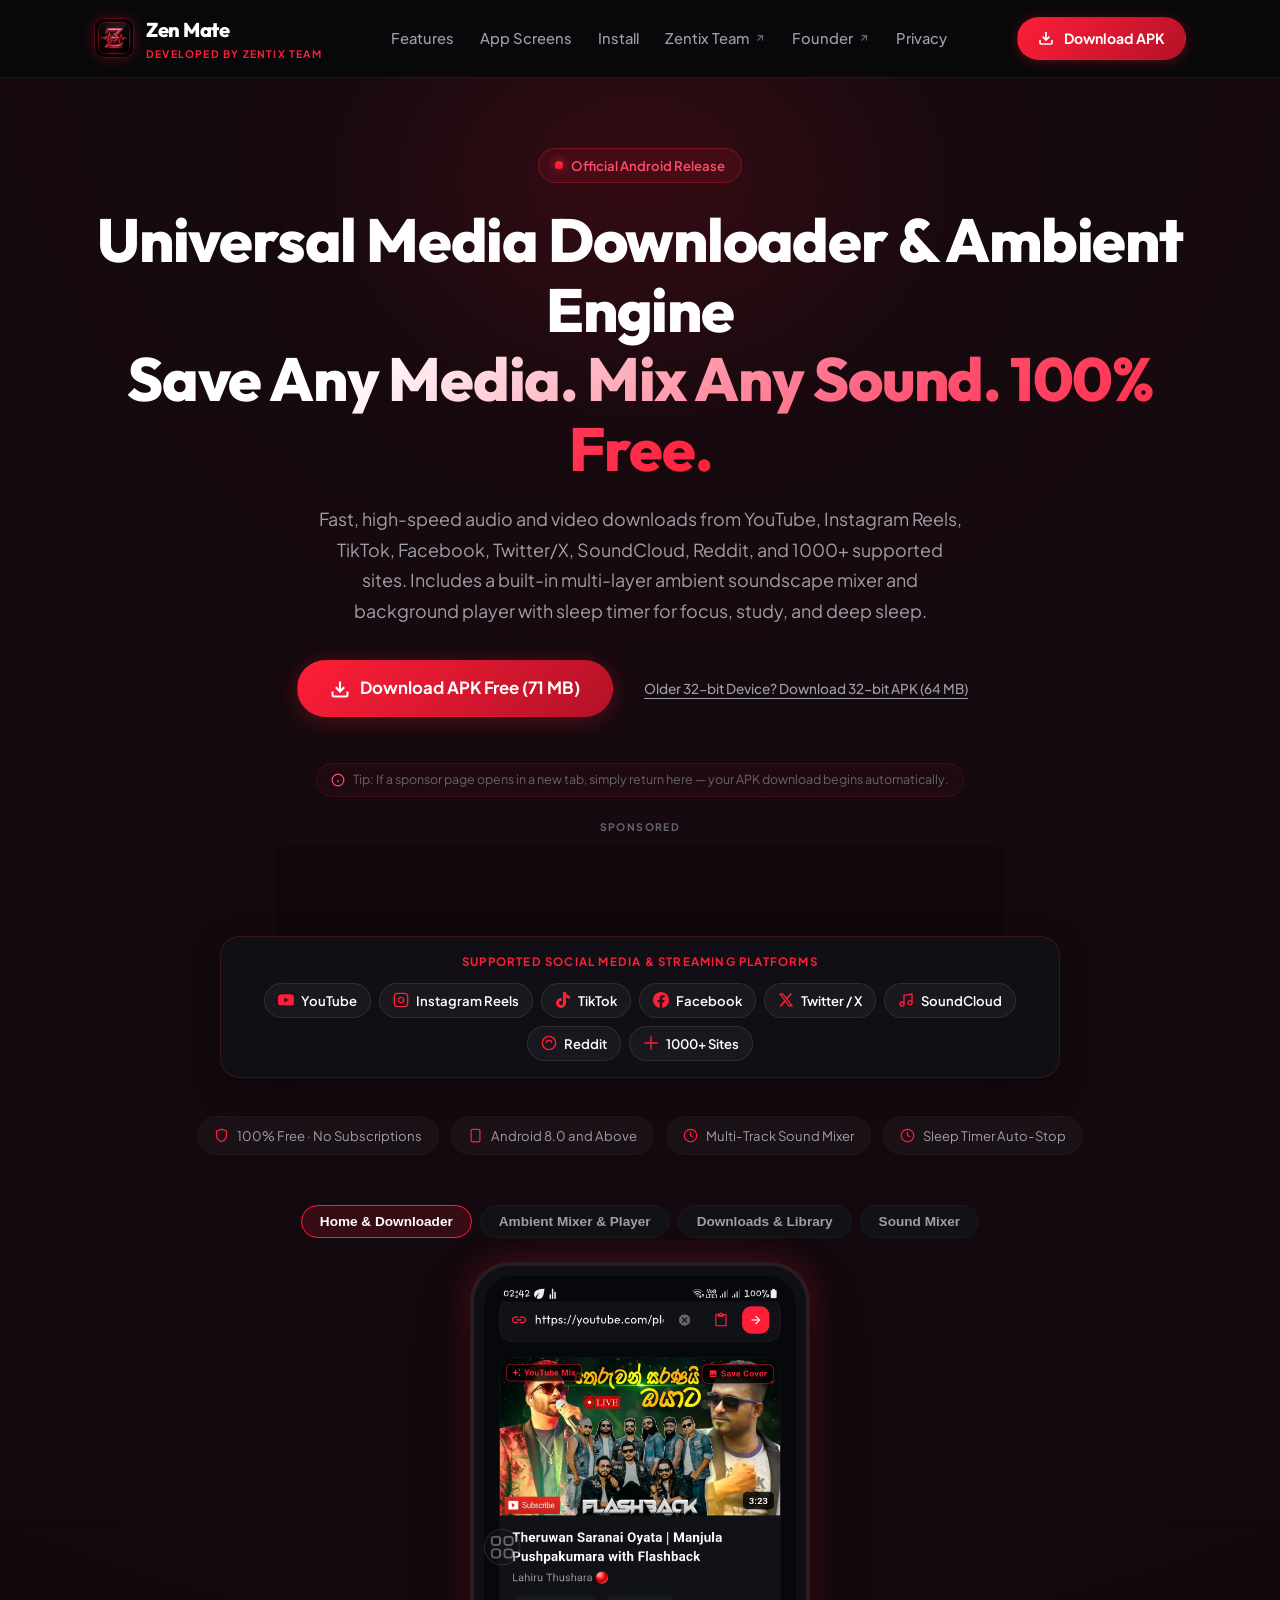
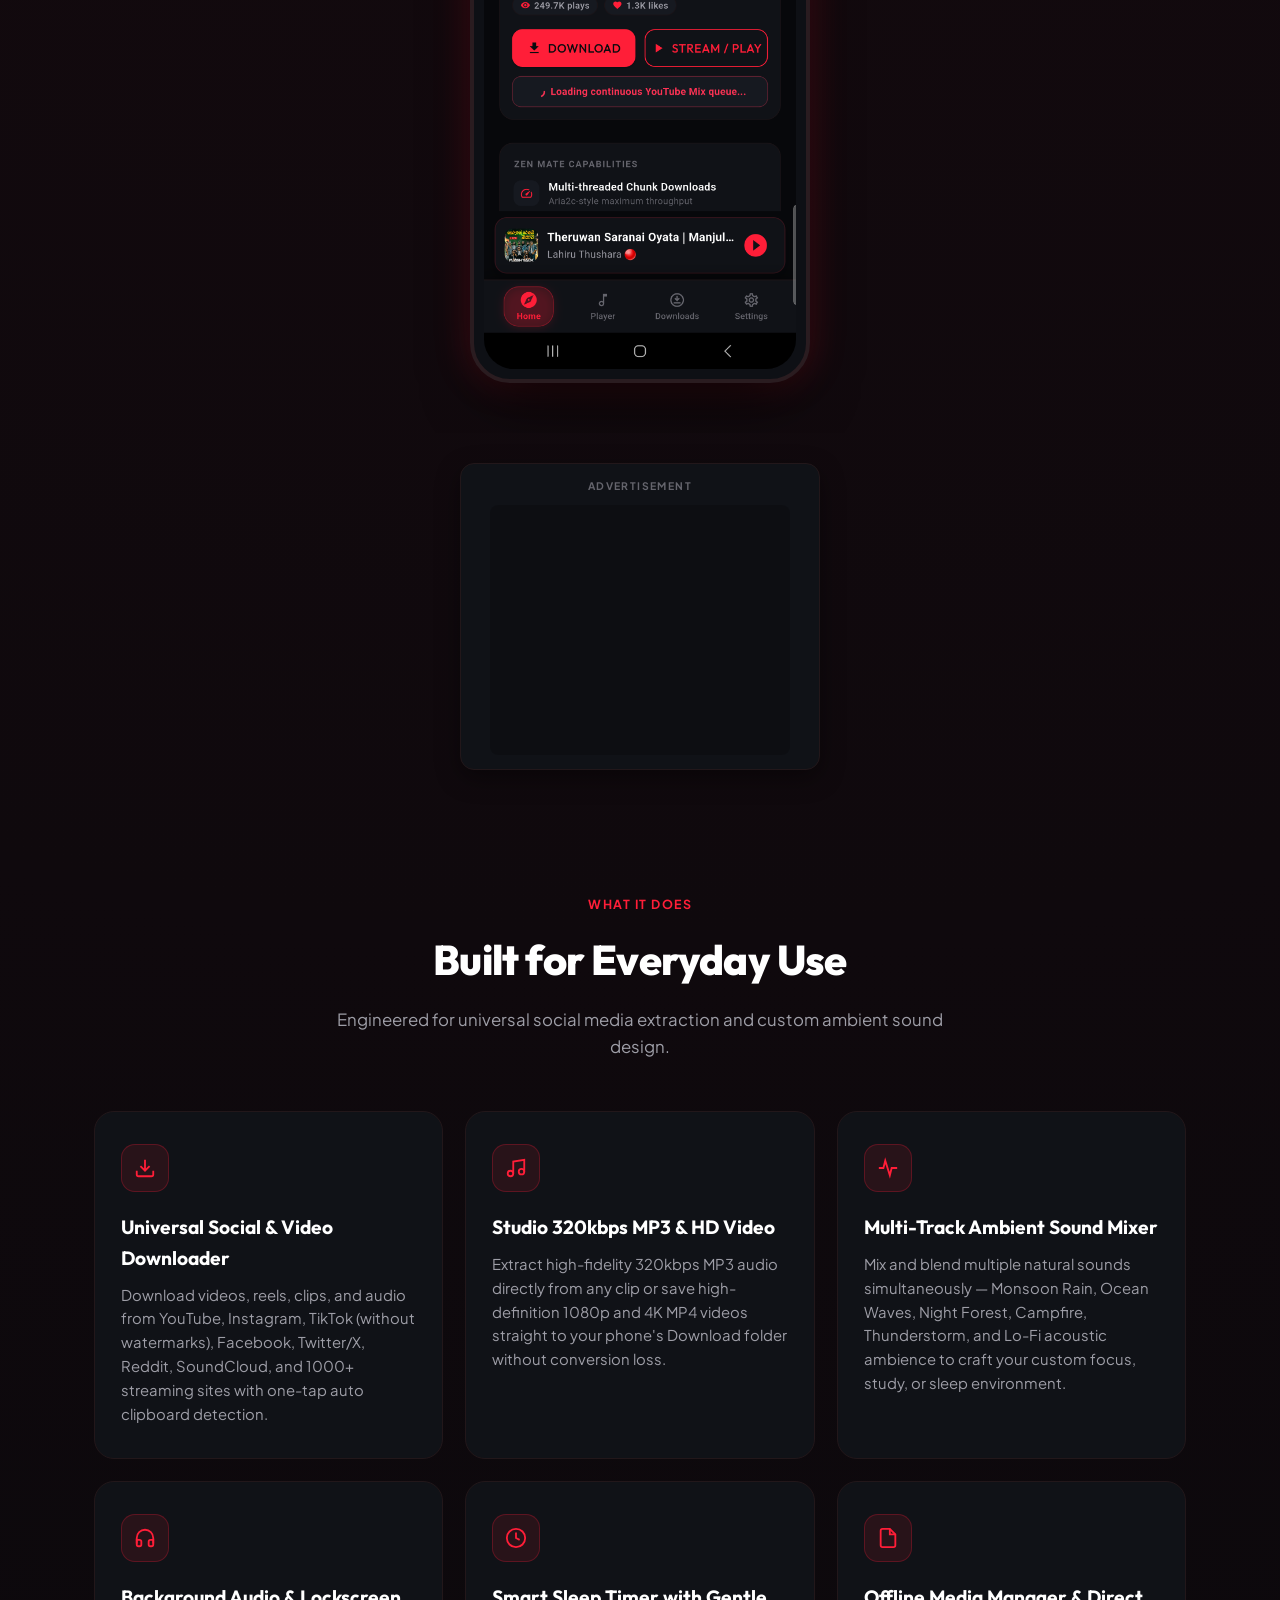
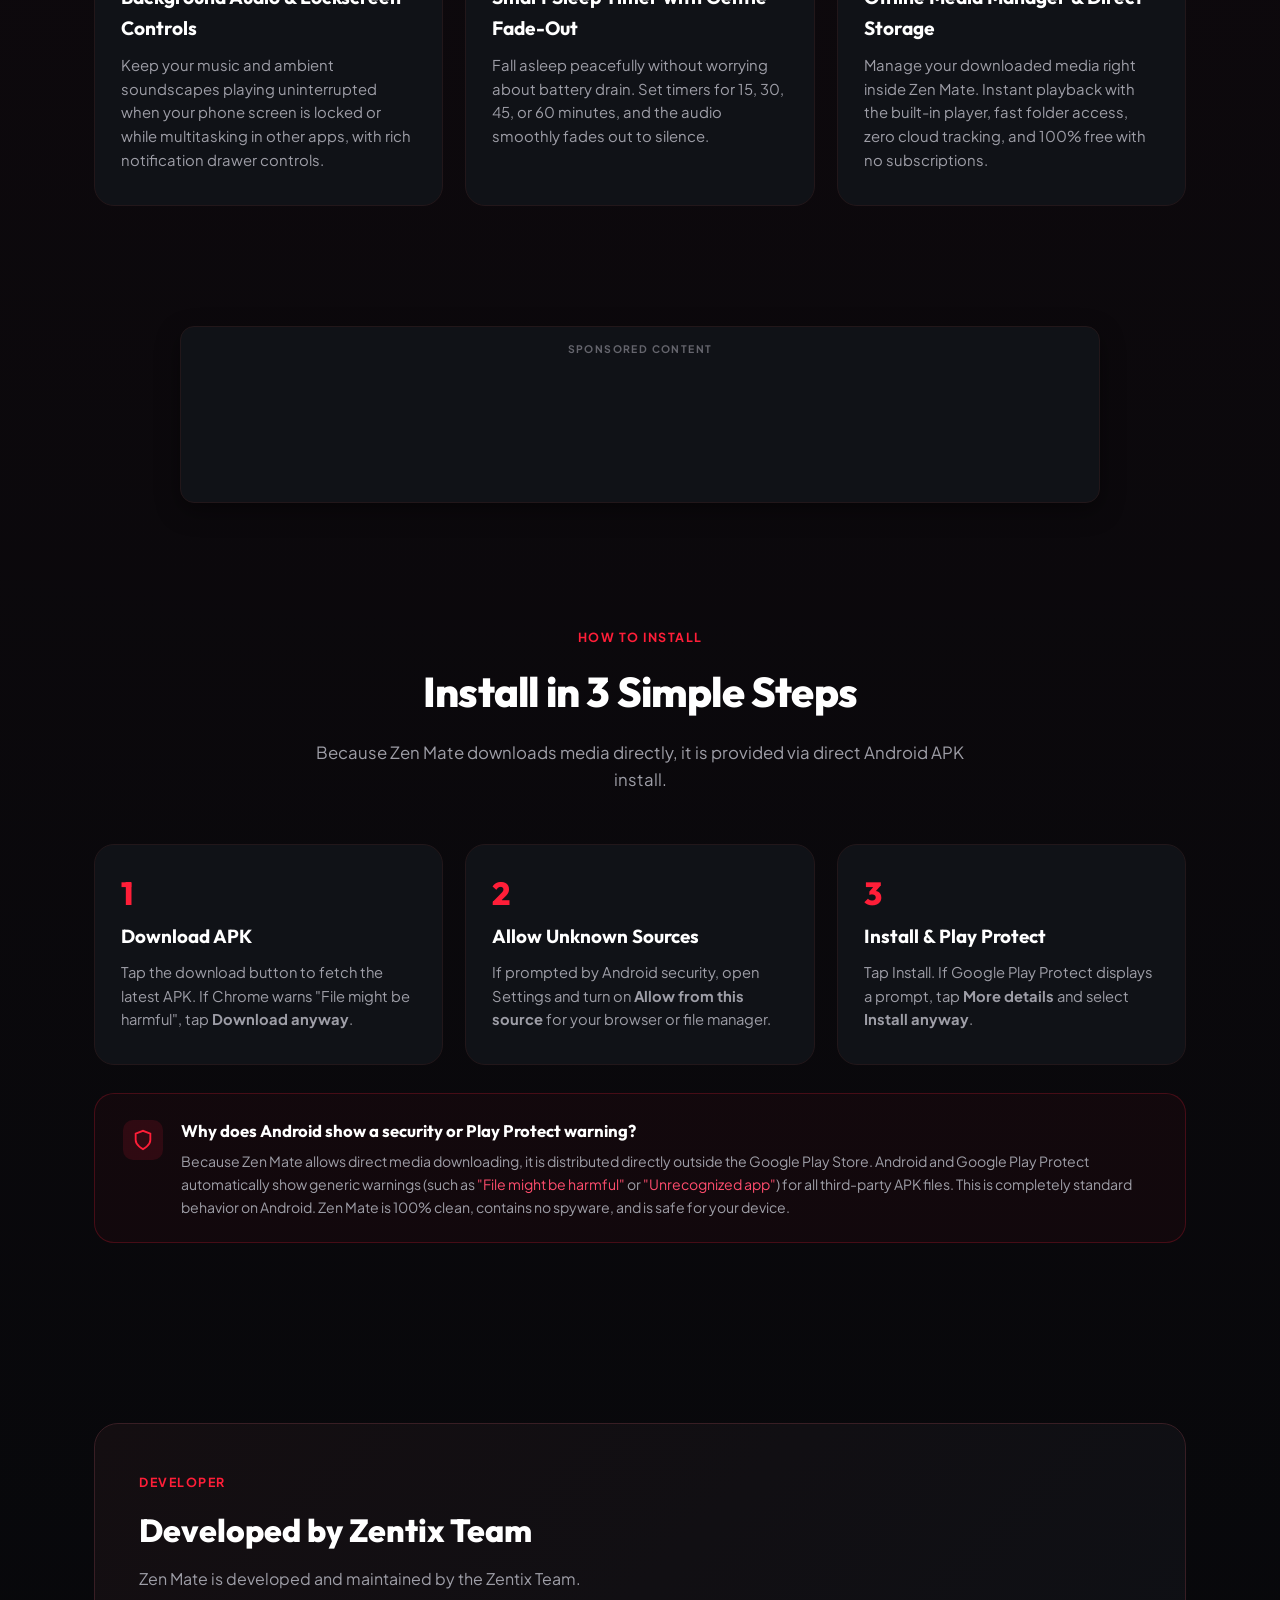
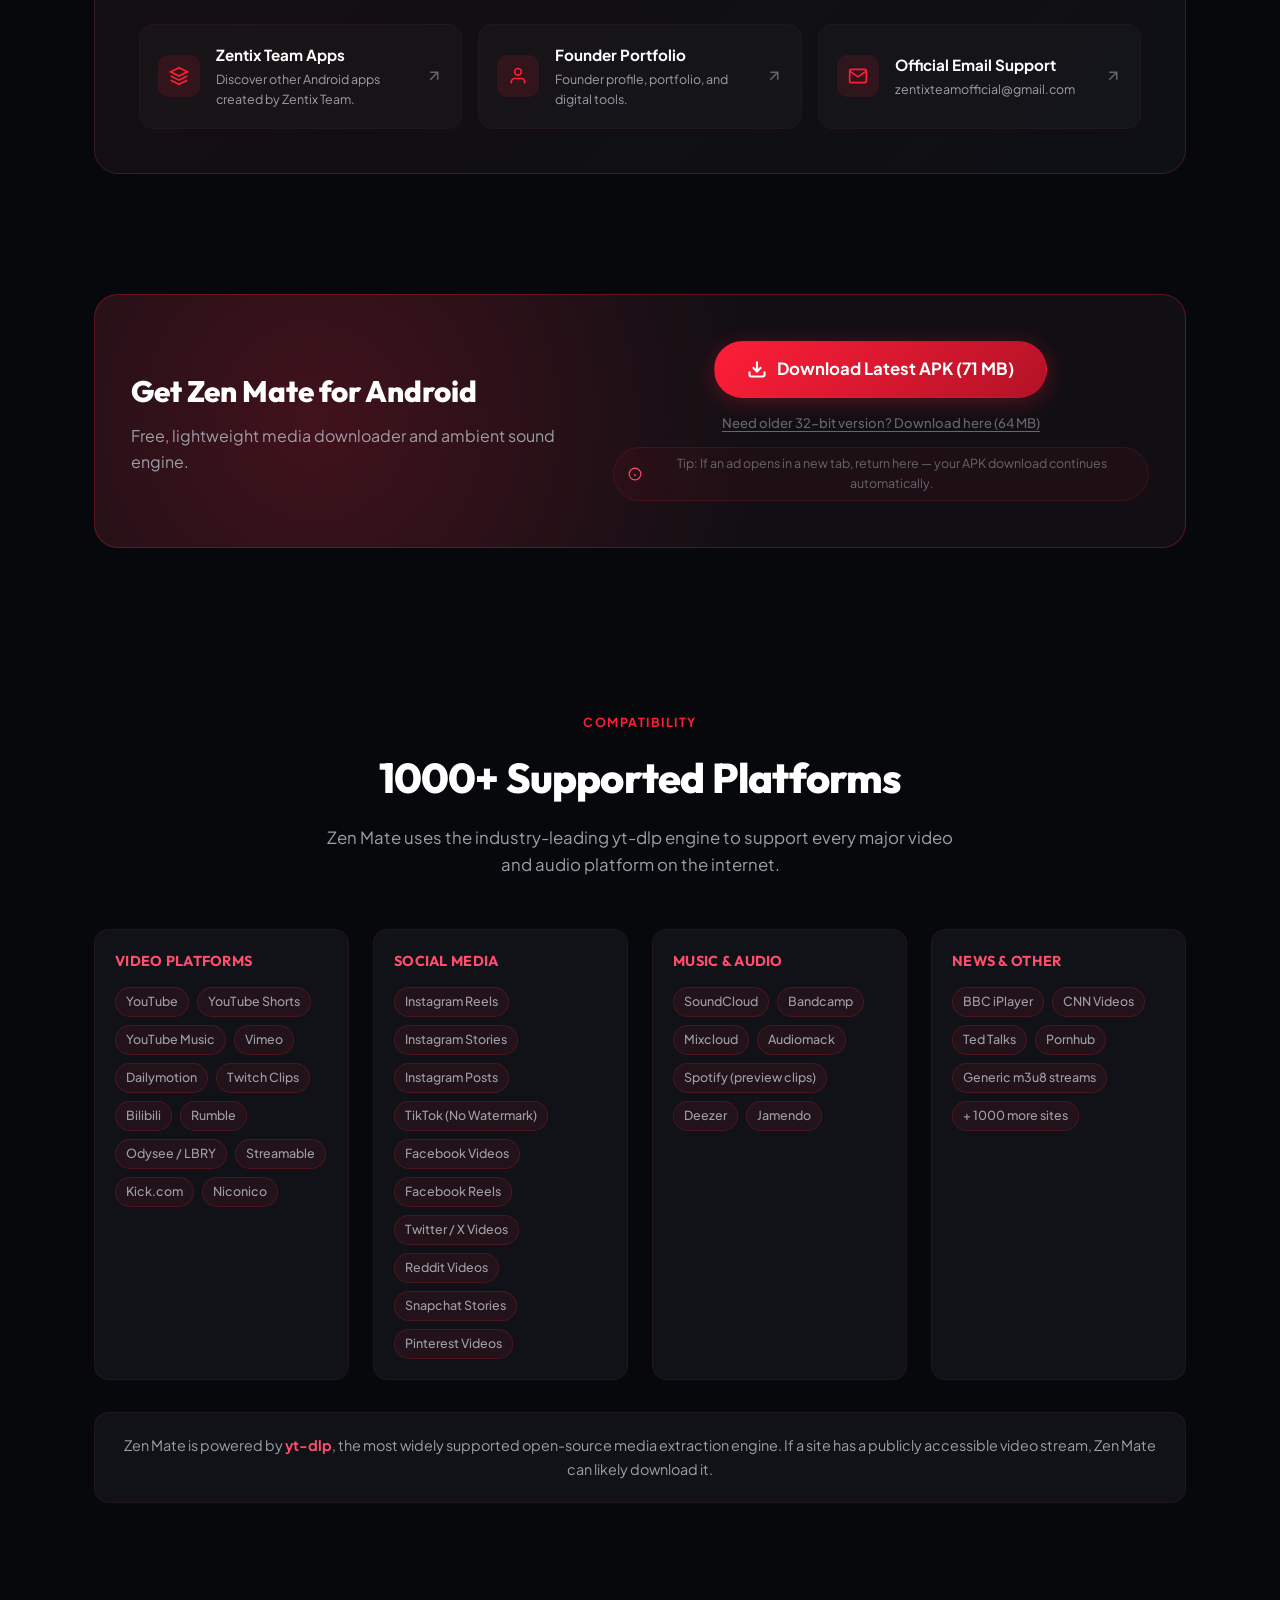
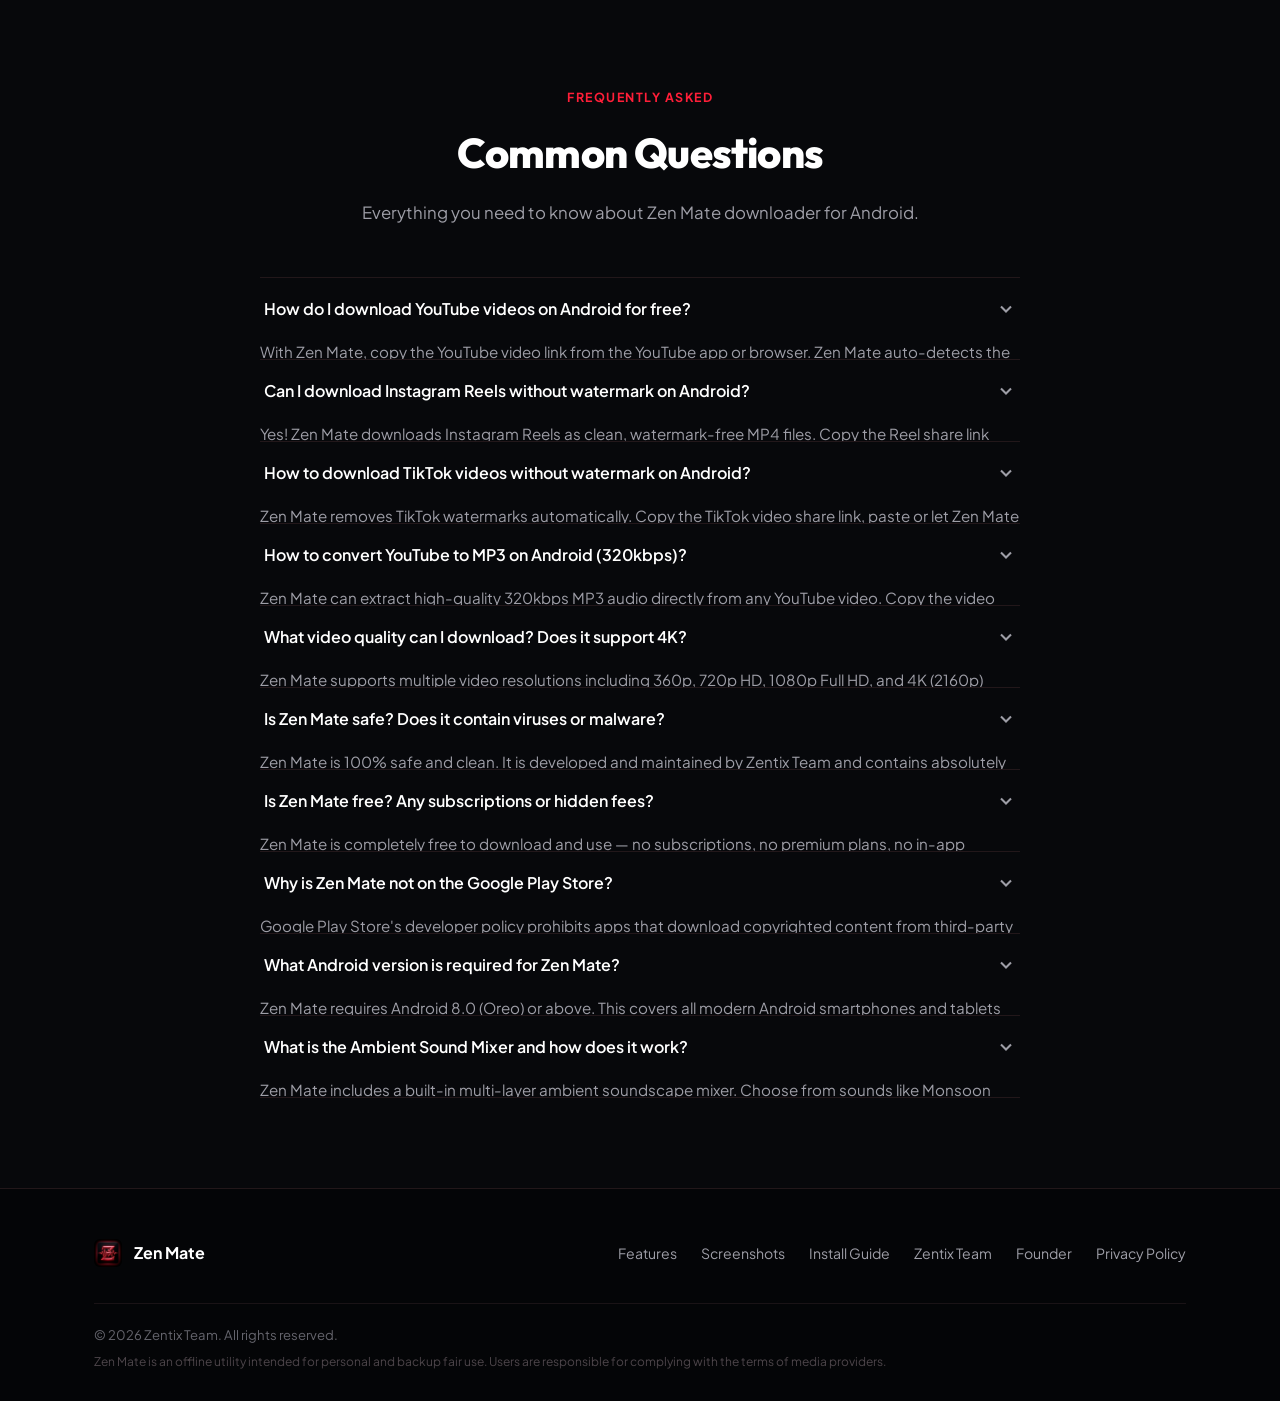
<file: index.html>
<!DOCTYPE html>
<html lang="en">
<head>
  <meta charset="UTF-8">
  <meta name="viewport" content="width=device-width, initial-scale=1.0">
  
  <!-- Primary Meta Tags -->
  <title>Zen Mate – Universal Social Media Downloader &amp; Ambient Sound Mixer | Zentix Team</title>
  <meta name="title" content="Zen Mate – Universal Social Media Downloader &amp; Ambient Sound Mixer | Zentix Team">
  <meta name="description" content="Download high-quality 320kbps MP3 audio &amp; HD/4K videos from YouTube, Instagram Reels, TikTok, Facebook, Twitter/X, and 1000+ sites. Mix multi-layer ambient soundscapes with sleep timer. 100% Free for Android by Zentix Team.">
  <meta name="keywords" content="Zen Mate, Zen Mate APK, Zen Mate downloader, ZenMate downloader, universal media downloader, social media downloader Android, YouTube video downloader Android free, YouTube to MP3 320kbps Android, download YouTube audio Android, Instagram Reel downloader no watermark APK, Instagram video downloader Android, TikTok downloader no watermark Android, TikTok video save Android, Facebook video downloader Android, Twitter video downloader Android, X video downloader, SoundCloud downloader Android, Reddit video downloader Android, Dailymotion downloader, Vimeo downloader Android, download any video Android free, free video downloader APK, best video downloader Android 2025, best video downloader Android 2026, Snaptube alternative, Vidmate alternative, Seal APK alternative, YTDLnis alternative, NewPipe alternative, TubeMate alternative, Y2Mate APK, Threads video downloader Android, Pinterest video saver Android, CapCut video downloader, Twitch VOD downloader, Bilibili video downloader, m3u8 stream downloader Android, ambient sound mixer Android, white noise app Android, sleep sound app, nature sounds app Android, rain sounds Android, focus study sounds app, sleep timer app Android, background music player Android, offline media player Android, free APK download Android, Zentix Team, free Android downloader no ads, 1000 sites downloader Android">
  <meta name="author" content="Zentix Team">
  <meta name="robots" content="index, follow, max-image-preview:large, max-snippet:-1, max-video-preview:-1">
  <meta name="thumbnail" content="https://kaali-k.github.io/zenmate-app/app_logo.png">
  <link rel="canonical" href="https://kaali-k.github.io/zenmate-app/">

  <!-- Open Graph / Facebook -->
  <meta property="og:type" content="website">
  <meta property="og:site_name" content="Zen Mate">
  <meta property="og:url" content="https://kaali-k.github.io/zenmate-app/">
  <meta property="og:title" content="Zen Mate – Universal Social Media Downloader &amp; Ambient Sound Mixer">
  <meta property="og:description" content="Save videos and 320kbps MP3 audio from YouTube, Instagram Reels, TikTok, Facebook, and 1000+ sites. Mix relaxing ambient sounds with sleep timer. Free for Android by Zentix Team.">
  <meta property="og:image" content="https://kaali-k.github.io/zenmate-app/app_logo.png">
  <meta property="og:image:secure_url" content="https://kaali-k.github.io/zenmate-app/app_logo.png">
  <meta property="og:image:type" content="image/png">
  <meta property="og:image:width" content="512">
  <meta property="og:image:height" content="512">
  <meta property="og:image:alt" content="Zen Mate App Icon">

  <!-- Twitter Card -->
  <meta name="twitter:card" content="summary_large_image">
  <meta name="twitter:url" content="https://kaali-k.github.io/zenmate-app/">
  <meta name="twitter:title" content="Zen Mate – Universal Social Media Downloader &amp; Ambient Sound Mixer">
  <meta name="twitter:description" content="Download high-quality 320kbps MP3 audio &amp; HD/4K videos from YouTube and 1000+ sites. 100% Free for Android by Zentix Team.">
  <meta name="twitter:image" content="https://kaali-k.github.io/zenmate-app/app_logo.png">

  <!-- Favicon & Touch Icons for Google Search Results -->
  <link rel="icon" type="image/png" sizes="512x512" href="https://kaali-k.github.io/zenmate-app/app_logo.png">
  <link rel="icon" type="image/png" sizes="192x192" href="https://kaali-k.github.io/zenmate-app/app_logo.png">
  <link rel="shortcut icon" href="https://kaali-k.github.io/zenmate-app/app_logo.png">
  <link rel="apple-touch-icon" href="https://kaali-k.github.io/zenmate-app/app_logo.png">
  <link rel="preconnect" href="https://fonts.googleapis.com">
  <link rel="preconnect" href="https://fonts.gstatic.com" crossorigin>
  <link href="https://fonts.googleapis.com/css2?family=Outfit:wght@400;500;600;700;800&family=Plus+Jakarta+Sans:wght@400;500;600;700&display=swap" rel="stylesheet">
  <link rel="stylesheet" href="styles.css?v=1.0.9">

  <!-- Structured Data / JSON-LD for Google Rich Results & Custom Site Name -->
  <script type="application/ld+json">
  {
    "@context": "https://schema.org",
    "@graph": [
      {
        "@type": "WebSite",
        "@id": "https://kaali-k.github.io/zenmate-app/#website",
        "url": "https://kaali-k.github.io/zenmate-app/",
        "name": "Zen Mate",
        "alternateName": [
          "Zen Mate Downloader",
          "ZenMate Downloader",
          "Zen Mate App",
          "Zentix Zen Mate",
          "Zen Mate APK"
        ],
        "publisher": {
          "@type": "Organization",
          "name": "Zentix Team",
          "logo": {
            "@type": "ImageObject",
            "url": "https://kaali-k.github.io/zenmate-app/app_logo.png"
          }
        }
      },
      {
        "@type": "SoftwareApplication",
        "@id": "https://kaali-k.github.io/zenmate-app/#app",
        "name": "Zen Mate",
        "operatingSystem": "Android 8.0+",
        "applicationCategory": "MultimediaApplication",
        "image": "https://kaali-k.github.io/zenmate-app/app_logo.png",
        "screenshot": [
          "https://kaali-k.github.io/zenmate-app/screen_home.png",
          "https://kaali-k.github.io/zenmate-app/screen_player.png",
          "https://kaali-k.github.io/zenmate-app/screen_downloads.png",
          "https://kaali-k.github.io/zenmate-app/screen_ambient.png"
        ],
        "offers": {
          "@type": "Offer",
          "price": "0",
          "priceCurrency": "USD"
        },
        "description": "Universal social media video and audio downloader for Android. Download YouTube MP3 320kbps, Instagram Reels without watermark, TikTok videos without watermark, Facebook videos, Twitter/X videos, SoundCloud, Reddit, and 1000+ sites. Includes multi-track ambient soundscape mixer and sleep timer. 100% free.",
        "downloadUrl": "https://github.com/kaali-k/zenmate-app/releases/latest",
        "softwareVersion": "1.0.2",
        "releaseNotes": "Bug fixes and performance improvements. Enhanced stability and smoother experience.",
        "keywords": "Zen Mate, video downloader android, youtube to mp3 320kbps, instagram reels no watermark, tiktok no watermark, snaptube alternative, vidmate alternative, seal apk, ytdlnis alternative, ambient sounds mixer, offline player",
        "featureList": [
          "Universal video and audio extraction from 1000+ platforms including YouTube, Instagram Reels, TikTok, Facebook, Twitter/X, Reddit, and SoundCloud",
          "High-definition video downloading in 1080p, 2K, 4K, and 60fps formats",
          "Studio-quality 320kbps MP3 audio extraction directly to device storage",
          "Clean watermark-free video downloads for Instagram Reels, TikTok, and YouTube Shorts",
          "Multi-layered ambient sound mixer with rain, ocean, storm, campfire, and white noise",
          "Sleep timer with gentle volume fade-out and lock screen media playback",
          "Offline file manager with background download queue and built-in media player"
        ],
        "author": {
          "@type": "Organization",
          "name": "Zentix Team",
          "url": "https://kaali-k.github.io/kalanasahan-portfolio/zentix.html"
        }
      },
      {
        "@type": "FAQPage",
        "@id": "https://kaali-k.github.io/zenmate-app/#faq",
        "mainEntity": [
          {
            "@type": "Question",
            "name": "How to download YouTube videos on Android for free?",
            "acceptedAnswer": {
              "@type": "Answer",
              "text": "With Zen Mate, simply copy the YouTube video URL, open the app, and it automatically detects the clipboard link. Tap Download, choose MP4 video or MP3 audio, and the file saves directly to your phone's Downloads folder. No account or sign-in required. Zen Mate is 100% free for Android."
            }
          },
          {
            "@type": "Question",
            "name": "Can I download Instagram Reels without watermark on Android?",
            "acceptedAnswer": {
              "@type": "Answer",
              "text": "Yes! Zen Mate downloads Instagram Reels as clean, watermark-free MP4 video files. Just copy the Reel link from Instagram, open Zen Mate, and tap Download. The video saves in full quality without any watermark or branding."
            }
          },
          {
            "@type": "Question",
            "name": "Can I download TikTok videos without watermark?",
            "acceptedAnswer": {
              "@type": "Answer",
              "text": "Yes. Zen Mate supports TikTok video downloads without watermark. Copy the TikTok video share link, paste it in Zen Mate, and download the clean HD video file directly to your Android phone."
            }
          },
          {
            "@type": "Question",
            "name": "How to convert YouTube to MP3 on Android?",
            "acceptedAnswer": {
              "@type": "Answer",
              "text": "Zen Mate can extract high-quality 320kbps MP3 audio from any YouTube video. Copy the YouTube link, open Zen Mate, choose the Audio (MP3) option, and download. The audio file is saved directly to your Downloads folder — no online converter needed."
            }
          },
          {
            "@type": "Question",
            "name": "What video sites does Zen Mate support?",
            "acceptedAnswer": {
              "@type": "Answer",
              "text": "Zen Mate supports YouTube, Instagram (Reels, Stories, Posts), TikTok, Facebook, Twitter/X, SoundCloud, Reddit, Dailymotion, Vimeo, Bilibili, Twitch clips, and over 1000 additional video and audio streaming platforms powered by yt-dlp."
            }
          },
          {
            "@type": "Question",
            "name": "Is Zen Mate safe to install on Android?",
            "acceptedAnswer": {
              "@type": "Answer",
              "text": "Yes, Zen Mate is 100% safe. It is developed by Zentix Team and contains no spyware, malware, or hidden trackers. Because it is distributed as a direct APK outside the Google Play Store (Play Store does not allow downloader apps), Android may show a generic security warning — this is standard for all third-party APKs and not specific to Zen Mate."
            }
          },
          {
            "@type": "Question",
            "name": "Is Zen Mate free? Are there any subscriptions or hidden fees?",
            "acceptedAnswer": {
              "@type": "Answer",
              "text": "Zen Mate is completely free to download and use. There are no subscriptions, no premium tiers, and no hidden charges. The app is supported by non-intrusive ads."
            }
          },
          {
            "@type": "Question",
            "name": "What Android version is required for Zen Mate?",
            "acceptedAnswer": {
              "@type": "Answer",
              "text": "Zen Mate requires Android 8.0 (Oreo) or higher. It is compatible with all modern Android phones and tablets from 2015 onwards."
            }
          },
          {
            "@type": "Question",
            "name": "How do I install the Zen Mate APK on Android?",
            "acceptedAnswer": {
              "@type": "Answer",
              "text": "Download the APK from this page. Open the downloaded file in your file manager. If Android asks, enable 'Install from unknown sources' for your browser or file manager. Tap Install. If Google Play Protect shows a warning, tap More details and then Install anyway. The app is safe and verified by Zentix Team."
            }
          },
          {
            "@type": "Question",
            "name": "What is the Ambient Sound Mixer in Zen Mate?",
            "acceptedAnswer": {
              "@type": "Answer",
              "text": "Zen Mate includes a built-in multi-track ambient soundscape mixer. You can blend multiple nature sounds simultaneously — Monsoon Rain, Ocean Waves, Night Forest, Campfire, Thunderstorm, and Lo-Fi music — each with its own volume slider. Use it for studying, focus, meditation, or deep sleep with the built-in sleep timer."
            }
          }
        ]
      }
    ]
  }
  </script>
</head>
<body>

  <!-- Navigation Bar -->
  <header class="site-header" id="site-header">
    <div class="nav-container">
      <a href="#hero" class="brand-logo" aria-label="Zen Mate Home">
        <img src="app_logo.png" alt="Zen Mate Icon" class="brand-app-icon">
        <div class="logo-text">
          <span class="brand-title">Zen Mate</span>
          <span class="brand-badge">DEVELOPED BY ZENTIX TEAM</span>
        </div>
      </a>

      <nav class="desktop-nav" aria-label="Main Navigation">
        <a href="#features" class="nav-link">Features</a>
        <a href="#screens" class="nav-link">App Screens</a>
        <a href="#install" class="nav-link">Install</a>
        <a href="https://kaali-k.github.io/kalanasahan-portfolio/zentix.html" target="_blank" rel="noopener" class="nav-link external-link">
          <span>Zentix Team</span>
          <svg width="12" height="12" viewBox="0 0 24 24" fill="none" stroke="currentColor" stroke-width="2.5"><path d="M7 17L17 7M7 7h10v10"/></svg>
        </a>
        <a href="https://kaali-k.github.io/kalanasahan-portfolio/" target="_blank" rel="noopener" class="nav-link external-link">
          <span>Founder</span>
          <svg width="12" height="12" viewBox="0 0 24 24" fill="none" stroke="currentColor" stroke-width="2.5"><path d="M7 17L17 7M7 7h10v10"/></svg>
        </a>
        <a href="privacy.html" class="nav-link">Privacy</a>
      </nav>

      <div class="header-actions">
        <a href="https://github.com/kaali-k/zenmate-app/releases/download/v1.0.0/Zen.Mate-arm64-v8a-release.apk" class="btn btn-download-nav">
          <svg width="16" height="16" viewBox="0 0 24 24" fill="none" stroke="currentColor" stroke-width="2.5">
            <path d="M21 15v4a2 2 0 0 1-2 2H5a2 2 0 0 1-2-2v-4M7 10l5 5 5-5M12 15V3"/>
          </svg>
          <span>Download APK</span>
        </a>
        <button class="mobile-toggle" id="mobile-toggle" aria-label="Toggle navigation menu">
          <svg width="22" height="22" viewBox="0 0 24 24" fill="none" stroke="currentColor" stroke-width="2.5">
            <line x1="3" y1="12" x2="21" y2="12"></line>
            <line x1="3" y1="6" x2="21" y2="6"></line>
            <line x1="3" y1="18" x2="21" y2="18"></line>
          </svg>
        </button>
      </div>
    </div>
  </header>

  <!-- Mobile Menu Drawer -->
  <div class="mobile-drawer" id="mobile-drawer">
    <div class="drawer-content">
      <a href="#features" class="drawer-link">Features</a>
      <a href="#screens" class="drawer-link">App Screens</a>
      <a href="#install" class="drawer-link">Installation Guide</a>
      <a href="https://kaali-k.github.io/kalanasahan-portfolio/zentix.html" target="_blank" rel="noopener" class="drawer-link">Zentix Team</a>
      <a href="https://kaali-k.github.io/kalanasahan-portfolio/" target="_blank" rel="noopener" class="drawer-link">Founder Portfolio</a>
      <a href="privacy.html" class="drawer-link">Privacy Policy</a>
      <a href="https://github.com/kaali-k/zenmate-app/releases/download/v1.0.0/Zen.Mate-arm64-v8a-release.apk" class="btn btn-primary btn-block">
        <svg width="18" height="18" viewBox="0 0 24 24" fill="none" stroke="currentColor" stroke-width="2.5">
          <path d="M21 15v4a2 2 0 0 1-2 2H5a2 2 0 0 1-2-2v-4M7 10l5 5 5-5M12 15V3"/>
        </svg>
        <span>Download APK</span>
      </a>
    </div>
  </div>

  <main>
    <!-- Hero Section -->
    <section class="hero-section" id="hero">
      <div class="hero-background-glow"></div>
      <div class="container hero-container">
        
        <div class="hero-badge">
          <span class="pulse-dot"></span>
          <span>Official Android Release</span>
        </div>

        <h1 class="hero-title">
          Universal Media Downloader &amp; Ambient Engine <br>
          <span class="gradient-text">Save Any Media. Mix Any Sound. 100% Free.</span>
        </h1>

        <p class="hero-description">
          Fast, high-speed audio and video downloads from YouTube, Instagram Reels, TikTok, Facebook, Twitter/X, SoundCloud, Reddit, and 1000+ supported sites. Includes a built-in multi-layer ambient soundscape mixer and background player with sleep timer for focus, study, and deep sleep.
        </p>

        <div class="hero-cta-group">
          <a href="https://github.com/kaali-k/zenmate-app/releases/download/v1.0.0/Zen.Mate-arm64-v8a-release.apk" class="btn btn-primary btn-large">
            <svg width="20" height="20" viewBox="0 0 24 24" fill="none" stroke="currentColor" stroke-width="2.5">
              <path d="M21 15v4a2 2 0 0 1-2 2H5a2 2 0 0 1-2-2v-4M7 10l5 5 5-5M12 15V3"/>
            </svg>
            <span>Download APK Free (71 MB)</span>
          </a>
          <a href="https://github.com/kaali-k/zenmate-app/releases/download/v1.0.0/Zen.Mate-armeabi-v7a-release.apk" class="btn btn-secondary-subtle" data-abi="32">
            Older 32-bit Device? Download 32-bit APK (64 MB)
          </a>
        </div>

        <div class="download-tip">
          <svg width="14" height="14" viewBox="0 0 24 24" fill="none" stroke="currentColor" stroke-width="2"><circle cx="12" cy="12" r="10"/><line x1="12" y1="16" x2="12" y2="12"/><line x1="12" y1="8" x2="12.01" y2="8"/></svg>
          <span>Tip: If a sponsor page opens in a new tab, simply return here &mdash; your APK download begins automatically.</span>
        </div>

        <!-- Responsive Horizontal Leaderboard (728x90 on PC / 320x50 on Mobile) -->
        <div class="leaderboard-ad-wrapper">
          <span class="ad-tag">Sponsored</span>
          <!-- Desktop 728x90 -->
          <div class="ad-slot-728">
            <script>
              atOptions = {
                'key' : '28680b750c368feb002ce2b839aaf051',
                'format' : 'iframe',
                'height' : 90,
                'width' : 728,
                'params' : {}
              };
            </script>
            <script src="https://www.highrevenueformat.com/28680b750c368feb002ce2b839aaf051/invoke.js"></script>
          </div>
          <!-- Mobile 320x50 -->
          <div class="ad-slot-320">
            <script>
              atOptions = {
                'key' : '93dd912569328f49697a79f65d198e78',
                'format' : 'iframe',
                'height' : 50,
                'width' : 320,
                'params' : {}
              };
            </script>
            <script src="https://www.highrevenueformat.com/93dd912569328f49697a79f65d198e78/invoke.js"></script>
          </div>
        </div>

        <!-- Supported Platforms Strip -->
        <div class="platforms-strip">
          <span class="platforms-label">SUPPORTED SOCIAL MEDIA &amp; STREAMING PLATFORMS</span>
          <div class="platforms-grid">
            <div class="platform-chip">
              <svg width="16" height="16" viewBox="0 0 24 24" fill="currentColor" style="width: 16px; height: 16px; max-width: 16px; max-height: 16px; flex-shrink: 0;"><path d="M23.498 6.186a3.016 3.016 0 0 0-2.122-2.136C19.505 3.545 12 3.545 12 3.545s-7.505 0-9.377.505A3.017 3.017 0 0 0 .502 6.186C0 8.07 0 12 0 12s0 3.93.502 5.814a3.016 3.016 0 0 0 2.122 2.136c1.871.505 9.376.505 9.376.505s7.505 0 9.377-.505a3.015 3.015 0 0 0 2.122-2.136C24 15.93 24 12 24 12s0-3.93-.502-5.814zM9.545 15.568V8.432L15.818 12l-6.273 3.568z"/></svg>
              <span>YouTube</span>
            </div>
            <div class="platform-chip">
              <svg width="16" height="16" viewBox="0 0 24 24" fill="none" stroke="currentColor" stroke-width="2" style="width: 16px; height: 16px; max-width: 16px; max-height: 16px; flex-shrink: 0;"><rect x="2" y="2" width="20" height="20" rx="5" ry="5"/><path d="M16 11.37A4 4 0 1 1 12.63 8 4 4 0 0 1 16 11.37z"/><line x1="17.5" y1="6.5" x2="17.51" y2="6.5"/></svg>
              <span>Instagram Reels</span>
            </div>
            <div class="platform-chip">
              <svg width="16" height="16" viewBox="0 0 24 24" fill="currentColor" style="width: 16px; height: 16px; max-width: 16px; max-height: 16px; flex-shrink: 0;"><path d="M12.525.02c1.31-.02 2.61-.01 3.91-.02.08 1.53.63 3.09 1.75 4.17 1.12 1.11 2.7 1.62 4.24 1.79v4.03c-1.44-.05-2.89-.35-4.2-.97-.57-.26-1.1-.59-1.62-.93-.01 2.92.01 5.84-.02 8.75-.08 1.4-.54 2.79-1.35 3.94-1.31 1.92-3.58 3.17-5.91 3.21-1.43.08-2.86-.31-4.08-1.03-2.02-1.19-3.44-3.37-3.65-5.71-.02-.5-.03-1-.01-1.49.18-1.9 1.12-3.72 2.58-4.96 1.66-1.44 3.98-2.13 6.15-1.72.02 1.48-.04 2.96-.04 4.44-.99-.32-2.15-.23-3.02.37-.63.41-1.11 1.04-1.27 1.76-.23.99-.04 2.09.6 2.89.65.84 1.74 1.27 2.8 1.15 1.05-.09 2.04-.84 2.37-1.87.16-.52.22-1.07.22-1.61V.02z"/></svg>
              <span>TikTok</span>
            </div>
            <div class="platform-chip">
              <svg width="16" height="16" viewBox="0 0 24 24" fill="currentColor" style="width: 16px; height: 16px; max-width: 16px; max-height: 16px; flex-shrink: 0;"><path d="M24 12.073c0-6.627-5.373-12-12-12s-12 5.373-12 12c0 5.99 4.388 10.954 10.125 11.854v-8.385H7.078v-3.47h3.047V9.43c0-3.007 1.792-4.669 4.533-4.669 1.312 0 2.686.235 2.686.235v2.953H15.83c-1.491 0-1.956.925-1.956 1.874v2.25h3.328l-.532 3.47h-2.796v8.385C19.612 23.027 24 18.062 24 12.073z"/></svg>
              <span>Facebook</span>
            </div>
            <div class="platform-chip">
              <svg width="16" height="16" viewBox="0 0 24 24" fill="currentColor" style="width: 16px; height: 16px; max-width: 16px; max-height: 16px; flex-shrink: 0;"><path d="M18.244 2.25h3.308l-7.227 8.26 8.502 11.24H16.17l-5.214-6.817L4.99 21.75H1.68l7.73-8.835L1.254 2.25H8.08l4.713 6.231zm-1.161 17.52h1.833L7.084 4.126H5.117z"/></svg>
              <span>Twitter / X</span>
            </div>
            <div class="platform-chip">
              <svg width="16" height="16" viewBox="0 0 24 24" fill="none" stroke="currentColor" stroke-width="2" style="width: 16px; height: 16px; max-width: 16px; max-height: 16px; flex-shrink: 0;"><path d="M9 18V5l12-2v13"/><circle cx="6" cy="18" r="3"/><circle cx="18" cy="16" r="3"/></svg>
              <span>SoundCloud</span>
            </div>
            <div class="platform-chip">
              <svg width="16" height="16" viewBox="0 0 24 24" fill="none" stroke="currentColor" stroke-width="2" style="width: 16px; height: 16px; max-width: 16px; max-height: 16px; flex-shrink: 0;"><circle cx="12" cy="12" r="10"/><path d="M8 12a4 4 0 0 1 8 0"/></svg>
              <span>Reddit</span>
            </div>
            <div class="platform-chip">
              <svg width="16" height="16" viewBox="0 0 24 24" fill="none" stroke="currentColor" stroke-width="2" style="width: 16px; height: 16px; max-width: 16px; max-height: 16px; flex-shrink: 0;"><path d="M12 2v20M2 12h20"/></svg>
              <span>1000+ Sites</span>
            </div>
          </div>
        </div>

        <div class="hero-specs-row">
          <div class="spec-pill">
            <svg width="15" height="15" viewBox="0 0 24 24" fill="none" stroke="currentColor" stroke-width="2"><path d="M12 22s8-4 8-10V5l-8-3-8 3v7c0 6 8 10 8 10z"/></svg>
            <span>100% Free &middot; No Subscriptions</span>
          </div>
          <div class="spec-pill">
            <svg width="15" height="15" viewBox="0 0 24 24" fill="none" stroke="currentColor" stroke-width="2"><rect x="5" y="2" width="14" height="20" rx="2" ry="2"/><line x1="12" y1="18" x2="12.01" y2="18"/></svg>
            <span>Android 8.0 and Above</span>
          </div>
          <div class="spec-pill">
            <svg width="15" height="15" viewBox="0 0 24 24" fill="none" stroke="currentColor" stroke-width="2"><circle cx="12" cy="12" r="10"/><polyline points="12 6 12 12 16 14"/></svg>
            <span>Multi-Track Sound Mixer</span>
          </div>
          <div class="spec-pill">
            <svg width="15" height="15" viewBox="0 0 24 24" fill="none" stroke="currentColor" stroke-width="2"><circle cx="12" cy="12" r="10"/><polyline points="12 6 12 12 16 14"/></svg>
            <span>Sleep Timer Auto-Stop</span>
          </div>
        </div>

        <!-- Real Phone Showcase -->
        <div class="showcase-wrapper" id="screens">
          <div class="screen-tabs">
            <button class="screen-tab-btn active" data-img="screen_home.png">Home &amp; Downloader</button>
            <button class="screen-tab-btn" data-img="screen_player.png">Ambient Mixer &amp; Player</button>
            <button class="screen-tab-btn" data-img="screen_downloads.png">Downloads &amp; Library</button>
            <button class="screen-tab-btn" data-img="screen_ambient.png">Sound Mixer</button>
          </div>

          <div class="phone-mockup-container">
            <div class="phone-frame">
              <img src="screen_home.png" alt="Zen Mate Real App Screen" id="app-preview-screen" class="phone-screen-img">
            </div>
          </div>
        </div>

      </div>
    </section>

    <!-- Sponsored Section: 300x250 Banner -->
    <section class="section-ad" aria-label="Advertisement">
      <div class="container ad-container">
        <div class="ad-card ad-card-300">
          <span class="ad-tag">Advertisement</span>
          <div class="ad-frame-300">
            <script>
              atOptions = {
                'key' : 'c265e5c5b1304de368f0e6b3b4fc4745',
                'format' : 'iframe',
                'height' : 250,
                'width' : 300,
                'params' : {}
              };
            </script>
            <script src="https://www.highrevenueformat.com/c265e5c5b1304de368f0e6b3b4fc4745/invoke.js"></script>
          </div>
        </div>
      </div>
    </section>

    <!-- Real Features Grid -->
    <section class="section" id="features">
      <div class="container">
        
        <div class="section-header">
          <span class="section-tag">WHAT IT DOES</span>
          <h2 class="section-title">Built for Everyday Use</h2>
          <p class="section-sub">Engineered for universal social media extraction and custom ambient sound design.</p>
        </div>

        <div class="features-grid">
          
          <div class="feature-card">
            <div class="feature-icon">
              <svg width="22" height="22" viewBox="0 0 24 24" fill="none" stroke="currentColor" stroke-width="2">
                <path d="M21 15v4a2 2 0 0 1-2 2H5a2 2 0 0 1-2-2v-4M7 10l5 5 5-5M12 15V3"/>
              </svg>
            </div>
            <h3 class="feature-name">Universal Social &amp; Video Downloader</h3>
            <p class="feature-desc">
              Download videos, reels, clips, and audio from YouTube, Instagram, TikTok (without watermarks), Facebook, Twitter/X, Reddit, SoundCloud, and 1000+ streaming sites with one-tap auto clipboard detection.
            </p>
          </div>

          <div class="feature-card">
            <div class="feature-icon">
              <svg width="22" height="22" viewBox="0 0 24 24" fill="none" stroke="currentColor" stroke-width="2">
                <path d="M9 18V5l12-2v13"/>
                <circle cx="6" cy="18" r="3"/>
                <circle cx="18" cy="16" r="3"/>
              </svg>
            </div>
            <h3 class="feature-name">Studio 320kbps MP3 &amp; HD Video</h3>
            <p class="feature-desc">
              Extract high-fidelity 320kbps MP3 audio directly from any clip or save high-definition 1080p and 4K MP4 videos straight to your phone's Download folder without conversion loss.
            </p>
          </div>

          <div class="feature-card">
            <div class="feature-icon">
              <svg width="22" height="22" viewBox="0 0 24 24" fill="none" stroke="currentColor" stroke-width="2">
                <path d="M2 12h5l2-8 5 16 2-8h6"/>
              </svg>
            </div>
            <h3 class="feature-name">Multi-Track Ambient Sound Mixer</h3>
            <p class="feature-desc">
              Mix and blend multiple natural sounds simultaneously — Monsoon Rain, Ocean Waves, Night Forest, Campfire, Thunderstorm, and Lo-Fi acoustic ambience to craft your custom focus, study, or sleep environment.
            </p>
          </div>

          <div class="feature-card">
            <div class="feature-icon">
              <svg width="22" height="22" viewBox="0 0 24 24" fill="none" stroke="currentColor" stroke-width="2">
                <path d="M3 18v-6a9 9 0 0 1 18 0v6"/>
                <path d="M21 19a2 2 0 0 1-2 2h-1a2 2 0 0 1-2-2v-3a2 2 0 0 1 2-2h3zM3 19a2 2 0 0 0 2 2h1a2 2 0 0 0 2-2v-3a2 2 0 0 0-2-2H3z"/>
              </svg>
            </div>
            <h3 class="feature-name">Background Audio &amp; Lockscreen Controls</h3>
            <p class="feature-desc">
              Keep your music and ambient soundscapes playing uninterrupted when your phone screen is locked or while multitasking in other apps, with rich notification drawer controls.
            </p>
          </div>

          <div class="feature-card">
            <div class="feature-icon">
              <svg width="22" height="22" viewBox="0 0 24 24" fill="none" stroke="currentColor" stroke-width="2">
                <circle cx="12" cy="12" r="10"/>
                <polyline points="12 6 12 12 16 14"/>
              </svg>
            </div>
            <h3 class="feature-name">Smart Sleep Timer with Gentle Fade-Out</h3>
            <p class="feature-desc">
              Fall asleep peacefully without worrying about battery drain. Set timers for 15, 30, 45, or 60 minutes, and the audio smoothly fades out to silence.
            </p>
          </div>

          <div class="feature-card">
            <div class="feature-icon">
              <svg width="22" height="22" viewBox="0 0 24 24" fill="none" stroke="currentColor" stroke-width="2">
                <path d="M14 2H6a2 2 0 0 0-2 2v16a2 2 0 0 0 2 2h12a2 2 0 0 0 2-2V8z"/>
                <polyline points="14 2 14 8 20 8"/>
              </svg>
            </div>
            <h3 class="feature-name">Offline Media Manager &amp; Direct Storage</h3>
            <p class="feature-desc">
              Manage your downloaded media right inside Zen Mate. Instant playback with the built-in player, fast folder access, zero cloud tracking, and 100% free with no subscriptions.
            </p>
          </div>

        </div>

      </div>
    </section>

    <!-- Sponsored Section: Native Banner -->
    <section class="section-ad" aria-label="Sponsored Content">
      <div class="container ad-container">
        <div class="ad-card ad-card-native">
          <span class="ad-tag">Sponsored Content</span>
          <div class="ad-frame-native">
            <script async="async" data-cfasync="false" src="https://pl31809830.profitableratecpmnetwork.com/7ef6e58835ddd1752daaa0b163b25281/invoke.js"></script>
            <div id="container-7ef6e58835ddd1752daaa0b163b25281"></div>
          </div>
        </div>
      </div>
    </section>

    <!-- Installation Steps -->
    <section class="section" id="install">
      <div class="container">
        
        <div class="section-header">
          <span class="section-tag">HOW TO INSTALL</span>
          <h2 class="section-title">Install in 3 Simple Steps</h2>
          <p class="section-sub">Because Zen Mate downloads media directly, it is provided via direct Android APK install.</p>
        </div>

        <div class="steps-row">
          
          <div class="step-card">
            <div class="step-num">1</div>
            <h3 class="step-title">Download APK</h3>
            <p class="step-desc">
              Tap the download button to fetch the latest APK. If Chrome warns "File might be harmful", tap <strong>Download anyway</strong>.
            </p>
          </div>

          <div class="step-card">
            <div class="step-num">2</div>
            <h3 class="step-title">Allow Unknown Sources</h3>
            <p class="step-desc">
              If prompted by Android security, open Settings and turn on <strong>Allow from this source</strong> for your browser or file manager.
            </p>
          </div>

          <div class="step-card">
            <div class="step-num">3</div>
            <h3 class="step-title">Install &amp; Play Protect</h3>
            <p class="step-desc">
              Tap Install. If Google Play Protect displays a prompt, tap <strong>More details</strong> and select <strong>Install anyway</strong>.
            </p>
          </div>

        </div>

        <!-- Android Security Warning Clarification Card -->
        <div class="security-notice-card">
          <div class="security-icon">
            <svg width="22" height="22" viewBox="0 0 24 24" fill="none" stroke="currentColor" stroke-width="2">
              <path d="M12 22s8-4 8-10V5l-8-3-8 3v7c0 6 8 10 8 10z"/>
            </svg>
          </div>
          <div class="security-text">
            <h4 class="security-title">Why does Android show a security or Play Protect warning?</h4>
            <p class="security-desc">
              Because Zen Mate allows direct media downloading, it is distributed directly outside the Google Play Store. Android and Google Play Protect automatically show generic warnings (such as <em>"File might be harmful"</em> or <em>"Unrecognized app"</em>) for all third-party APK files. This is completely standard behavior on Android. Zen Mate is 100% clean, contains no spyware, and is safe for your device.
            </p>
          </div>
        </div>

      </div>
    </section>

    <!-- Developer & Team Section -->
    <section class="section" id="team">
      <div class="container">
        
        <div class="team-card">
          <div class="team-header">
            <span class="section-tag">DEVELOPER</span>
            <h2 class="team-title">Developed by Zentix Team</h2>
            <p class="team-sub">
              Zen Mate is developed and maintained by the Zentix Team.
            </p>
          </div>

          <div class="team-links-grid">
            
            <a href="https://kaali-k.github.io/kalanasahan-portfolio/zentix.html" target="_blank" rel="noopener" class="link-tile">
              <div class="link-tile-icon">
                <svg width="20" height="20" viewBox="0 0 24 24" fill="none" stroke="currentColor" stroke-width="2">
                  <polygon points="12 2 2 7 12 12 22 7 12 2"/>
                  <polyline points="2 17 12 22 22 17"/>
                  <polyline points="2 12 12 17 22 12"/>
                </svg>
              </div>
              <div class="link-tile-content">
                <div class="link-tile-label">Zentix Team Apps</div>
                <div class="link-tile-desc">Discover other Android apps created by Zentix Team.</div>
              </div>
              <svg width="18" height="18" viewBox="0 0 24 24" fill="none" stroke="currentColor" stroke-width="2" class="arrow"><path d="M7 17L17 7M7 7h10v10"/></svg>
            </a>

            <a href="https://kaali-k.github.io/kalanasahan-portfolio/" target="_blank" rel="noopener" class="link-tile">
              <div class="link-tile-icon">
                <svg width="20" height="20" viewBox="0 0 24 24" fill="none" stroke="currentColor" stroke-width="2">
                  <path d="M20 21v-2a4 4 0 0 0-4-4H8a4 4 0 0 0-4 4v2"/>
                  <circle cx="12" cy="7" r="4"/>
                </svg>
              </div>
              <div class="link-tile-content">
                <div class="link-tile-label">Founder Portfolio</div>
                <div class="link-tile-desc">Founder profile, portfolio, and digital tools.</div>
              </div>
              <svg width="18" height="18" viewBox="0 0 24 24" fill="none" stroke="currentColor" stroke-width="2" class="arrow"><path d="M7 17L17 7M7 7h10v10"/></svg>
            </a>

            <a href="mailto:zentixteamofficial@gmail.com" class="link-tile">
              <div class="link-tile-icon">
                <svg width="20" height="20" viewBox="0 0 24 24" fill="none" stroke="currentColor" stroke-width="2">
                  <path d="M4 4h16c1.1 0 2 .9 2 2v12c0 1.1-.9 2-2 2H4c-1.1 0-2-.9-2-2V6c0-1.1.9-2 2-2z"/>
                  <polyline points="22,6 12,13 2,6"/>
                </svg>
              </div>
              <div class="link-tile-content">
                <div class="link-tile-label">Official Email Support</div>
                <div class="link-tile-desc">zentixteamofficial@gmail.com</div>
              </div>
              <svg width="18" height="18" viewBox="0 0 24 24" fill="none" stroke="currentColor" stroke-width="2" class="arrow"><path d="M7 17L17 7M7 7h10v10"/></svg>
            </a>

          </div>
        </div>

      </div>
    </section>

    <!-- Bottom CTA Banner -->
    <section class="section section-cta">
      <div class="container">
        <div class="cta-banner">
          <div class="cta-content">
            <h2 class="cta-title">Get Zen Mate for Android</h2>
            <p class="cta-desc">Free, lightweight media downloader and ambient sound engine.</p>
          </div>
          <div class="cta-actions">
            <a href="https://github.com/kaali-k/zenmate-app/releases/download/v1.0.0/Zen.Mate-arm64-v8a-release.apk" class="btn btn-primary btn-large">
              <svg width="20" height="20" viewBox="0 0 24 24" fill="none" stroke="currentColor" stroke-width="2.5">
                <path d="M21 15v4a2 2 0 0 1-2 2H5a2 2 0 0 1-2-2v-4M7 10l5 5 5-5M12 15V3"/>
              </svg>
              <span>Download Latest APK (71 MB)</span>
            </a>
            <a href="https://github.com/kaali-k/zenmate-app/releases/download/v1.0.0/Zen.Mate-armeabi-v7a-release.apk" class="btn-legacy-link" data-abi="32">
              Need older 32-bit version? Download here (64 MB)
            </a>
            <div class="download-tip">
              <svg width="14" height="14" viewBox="0 0 24 24" fill="none" stroke="currentColor" stroke-width="2"><circle cx="12" cy="12" r="10"/><line x1="12" y1="16" x2="12" y2="12"/><line x1="12" y1="8" x2="12.01" y2="8"/></svg>
              <span>Tip: If an ad opens in a new tab, return here &mdash; your APK download continues automatically.</span>
            </div>
          </div>
        </div>
      </div>
    </section>
    <!-- Supported Sites Section -->
    <section class="section" id="supported-sites">
      <div class="container">
        <div class="section-header">
          <span class="section-tag">COMPATIBILITY</span>
          <h2 class="section-title">1000+ Supported Platforms</h2>
          <p class="section-sub">Zen Mate uses the industry-leading yt-dlp engine to support every major video and audio platform on the internet.</p>
        </div>

        <div class="sites-content">
          <div class="sites-category">
            <h3 class="sites-cat-title">Video Platforms</h3>
            <div class="sites-list">
              <span class="site-tag">YouTube</span>
              <span class="site-tag">YouTube Shorts</span>
              <span class="site-tag">YouTube Music</span>
              <span class="site-tag">Vimeo</span>
              <span class="site-tag">Dailymotion</span>
              <span class="site-tag">Twitch Clips</span>
              <span class="site-tag">Bilibili</span>
              <span class="site-tag">Rumble</span>
              <span class="site-tag">Odysee / LBRY</span>
              <span class="site-tag">Streamable</span>
              <span class="site-tag">Kick.com</span>
              <span class="site-tag">Niconico</span>
            </div>
          </div>

          <div class="sites-category">
            <h3 class="sites-cat-title">Social Media</h3>
            <div class="sites-list">
              <span class="site-tag">Instagram Reels</span>
              <span class="site-tag">Instagram Stories</span>
              <span class="site-tag">Instagram Posts</span>
              <span class="site-tag">TikTok (No Watermark)</span>
              <span class="site-tag">Facebook Videos</span>
              <span class="site-tag">Facebook Reels</span>
              <span class="site-tag">Twitter / X Videos</span>
              <span class="site-tag">Reddit Videos</span>
              <span class="site-tag">Snapchat Stories</span>
              <span class="site-tag">Pinterest Videos</span>
            </div>
          </div>

          <div class="sites-category">
            <h3 class="sites-cat-title">Music &amp; Audio</h3>
            <div class="sites-list">
              <span class="site-tag">SoundCloud</span>
              <span class="site-tag">Bandcamp</span>
              <span class="site-tag">Mixcloud</span>
              <span class="site-tag">Audiomack</span>
              <span class="site-tag">Spotify (preview clips)</span>
              <span class="site-tag">Deezer</span>
              <span class="site-tag">Jamendo</span>
            </div>
          </div>

          <div class="sites-category">
            <h3 class="sites-cat-title">News &amp; Other</h3>
            <div class="sites-list">
              <span class="site-tag">BBC iPlayer</span>
              <span class="site-tag">CNN Videos</span>
              <span class="site-tag">Ted Talks</span>
              <span class="site-tag">Pornhub</span>
              <span class="site-tag">Generic m3u8 streams</span>
              <span class="site-tag">+ 1000 more sites</span>
            </div>
          </div>
        </div>

        <p class="sites-note">Zen Mate is powered by <strong>yt-dlp</strong>, the most widely supported open-source media extraction engine. If a site has a publicly accessible video stream, Zen Mate can likely download it.</p>
      </div>
    </section>

    <!-- FAQ Section -->
    <section class="section" id="faq">
      <div class="container">
        <div class="section-header">
          <span class="section-tag">FREQUENTLY ASKED</span>
          <h2 class="section-title">Common Questions</h2>
          <p class="section-sub">Everything you need to know about Zen Mate downloader for Android.</p>
        </div>

        <div class="faq-list" id="faq-list">

          <div class="faq-item">
            <button class="faq-q" aria-expanded="false">
              <span>How do I download YouTube videos on Android for free?</span>
              <svg class="faq-chevron" width="20" height="20" viewBox="0 0 24 24" fill="none" stroke="currentColor" stroke-width="2.5"><polyline points="6 9 12 15 18 9"/></svg>
            </button>
            <div class="faq-a">
              <p>With Zen Mate, copy the YouTube video link from the YouTube app or browser. Zen Mate auto-detects the clipboard URL when you open the app. Tap <strong>Download</strong>, select your format (MP4 video or MP3 audio), and the file is saved directly to your phone's Downloads folder — no account, no sign-in, completely free.</p>
            </div>
          </div>

          <div class="faq-item">
            <button class="faq-q" aria-expanded="false">
              <span>Can I download Instagram Reels without watermark on Android?</span>
              <svg class="faq-chevron" width="20" height="20" viewBox="0 0 24 24" fill="none" stroke="currentColor" stroke-width="2.5"><polyline points="6 9 12 15 18 9"/></svg>
            </button>
            <div class="faq-a">
              <p>Yes! Zen Mate downloads Instagram Reels as clean, watermark-free MP4 files. Copy the Reel share link from Instagram, open Zen Mate, and tap Download. The full-quality video is saved without any watermark or Instagram branding.</p>
            </div>
          </div>

          <div class="faq-item">
            <button class="faq-q" aria-expanded="false">
              <span>How to download TikTok videos without watermark on Android?</span>
              <svg class="faq-chevron" width="20" height="20" viewBox="0 0 24 24" fill="none" stroke="currentColor" stroke-width="2.5"><polyline points="6 9 12 15 18 9"/></svg>
            </button>
            <div class="faq-a">
              <p>Zen Mate removes TikTok watermarks automatically. Copy the TikTok video share link, paste or let Zen Mate detect it from your clipboard, and tap Download. The watermark-free HD video is saved to your device.</p>
            </div>
          </div>

          <div class="faq-item">
            <button class="faq-q" aria-expanded="false">
              <span>How to convert YouTube to MP3 on Android (320kbps)?</span>
              <svg class="faq-chevron" width="20" height="20" viewBox="0 0 24 24" fill="none" stroke="currentColor" stroke-width="2.5"><polyline points="6 9 12 15 18 9"/></svg>
            </button>
            <div class="faq-a">
              <p>Zen Mate can extract high-quality 320kbps MP3 audio directly from any YouTube video. Copy the video URL, open Zen Mate, and choose the <strong>Audio (MP3)</strong> option. The audio file downloads instantly to your phone — no online converter, no computer needed.</p>
            </div>
          </div>

          <div class="faq-item">
            <button class="faq-q" aria-expanded="false">
              <span>What video quality can I download? Does it support 4K?</span>
              <svg class="faq-chevron" width="20" height="20" viewBox="0 0 24 24" fill="none" stroke="currentColor" stroke-width="2.5"><polyline points="6 9 12 15 18 9"/></svg>
            </button>
            <div class="faq-a">
              <p>Zen Mate supports multiple video resolutions including 360p, 720p HD, 1080p Full HD, and 4K (2160p) where the source platform provides it. For YouTube, you can choose your preferred quality before downloading. Audio is extracted at up to 320kbps MP3 quality.</p>
            </div>
          </div>

          <div class="faq-item">
            <button class="faq-q" aria-expanded="false">
              <span>Is Zen Mate safe? Does it contain viruses or malware?</span>
              <svg class="faq-chevron" width="20" height="20" viewBox="0 0 24 24" fill="none" stroke="currentColor" stroke-width="2.5"><polyline points="6 9 12 15 18 9"/></svg>
            </button>
            <div class="faq-a">
              <p>Zen Mate is 100% safe and clean. It is developed and maintained by Zentix Team and contains absolutely no viruses, spyware, or hidden trackers. Android's "unknown source" warning is a standard system message shown for all APK files installed outside the Play Store — it does not mean the app is dangerous. Zen Mate is safe for your device and your data.</p>
            </div>
          </div>

          <div class="faq-item">
            <button class="faq-q" aria-expanded="false">
              <span>Is Zen Mate free? Any subscriptions or hidden fees?</span>
              <svg class="faq-chevron" width="20" height="20" viewBox="0 0 24 24" fill="none" stroke="currentColor" stroke-width="2.5"><polyline points="6 9 12 15 18 9"/></svg>
            </button>
            <div class="faq-a">
              <p>Zen Mate is completely free to download and use — no subscriptions, no premium plans, no in-app purchases, and no hidden fees. The app is supported by non-intrusive ads to keep it free for everyone.</p>
            </div>
          </div>

          <div class="faq-item">
            <button class="faq-q" aria-expanded="false">
              <span>Why is Zen Mate not on the Google Play Store?</span>
              <svg class="faq-chevron" width="20" height="20" viewBox="0 0 24 24" fill="none" stroke="currentColor" stroke-width="2.5"><polyline points="6 9 12 15 18 9"/></svg>
            </button>
            <div class="faq-a">
              <p>Google Play Store's developer policy prohibits apps that download copyrighted content from third-party platforms (such as YouTube or Instagram). This is a Play Store policy restriction and not a reflection of Zen Mate's safety or quality. Zen Mate is distributed directly as a free APK. You can also find it on alternative stores like APKPure and Aptoide.</p>
            </div>
          </div>

          <div class="faq-item">
            <button class="faq-q" aria-expanded="false">
              <span>What Android version is required for Zen Mate?</span>
              <svg class="faq-chevron" width="20" height="20" viewBox="0 0 24 24" fill="none" stroke="currentColor" stroke-width="2.5"><polyline points="6 9 12 15 18 9"/></svg>
            </button>
            <div class="faq-a">
              <p>Zen Mate requires Android 8.0 (Oreo) or above. This covers all modern Android smartphones and tablets from 2017 onwards, including Samsung, Xiaomi, Oppo, Vivo, Realme, OnePlus, and all other major brands.</p>
            </div>
          </div>

          <div class="faq-item">
            <button class="faq-q" aria-expanded="false">
              <span>What is the Ambient Sound Mixer and how does it work?</span>
              <svg class="faq-chevron" width="20" height="20" viewBox="0 0 24 24" fill="none" stroke="currentColor" stroke-width="2.5"><polyline points="6 9 12 15 18 9"/></svg>
            </button>
            <div class="faq-a">
              <p>Zen Mate includes a built-in multi-layer ambient soundscape mixer. Choose from sounds like Monsoon Rain, Ocean Waves, Night Forest, Campfire, Thunderstorm, and Lo-Fi music — each with its own independent volume slider. Play multiple sounds simultaneously to create your perfect environment for studying, focus, meditation, or deep sleep. Use the built-in sleep timer to auto-stop playback after 15, 30, 45, or 60 minutes.</p>
            </div>
          </div>

        </div>
      </div>
    </section>

  </main>

  <!-- Site Footer -->
  <footer class="site-footer">
    <div class="container">
      <div class="footer-top">
        <div class="footer-brand">
          <img src="app_logo.png" alt="Zen Mate Icon" style="width: 28px; height: 28px; border-radius: 6px;">
          <span style="font-weight: 700; font-size: 1rem;">Zen Mate</span>
        </div>

        <div class="footer-nav">
          <a href="#features">Features</a>
          <a href="#screens">Screenshots</a>
          <a href="#install">Install Guide</a>
          <a href="https://kaali-k.github.io/kalanasahan-portfolio/zentix.html" target="_blank" rel="noopener">Zentix Team</a>
          <a href="https://kaali-k.github.io/kalanasahan-portfolio/" target="_blank" rel="noopener">Founder</a>
          <a href="privacy.html">Privacy Policy</a>
        </div>
      </div>

      <div class="footer-bottom">
        <p class="copyright">&copy; 2026 Zentix Team. All rights reserved.</p>
        <p class="disclaimer">Zen Mate is an offline utility intended for personal and backup fair use. Users are responsible for complying with the terms of media providers.</p>
      </div>
    </div>
  </footer>

  <script src="main.js"></script>
  <!-- Adsterra Social Bar -->
  <script src="https://pl31809831.profitableratecpmnetwork.com/8f/b7/fa/8fb7fa68ab37b7ca4417a68e17747038.js"></script>
</body>
</html>
</file>
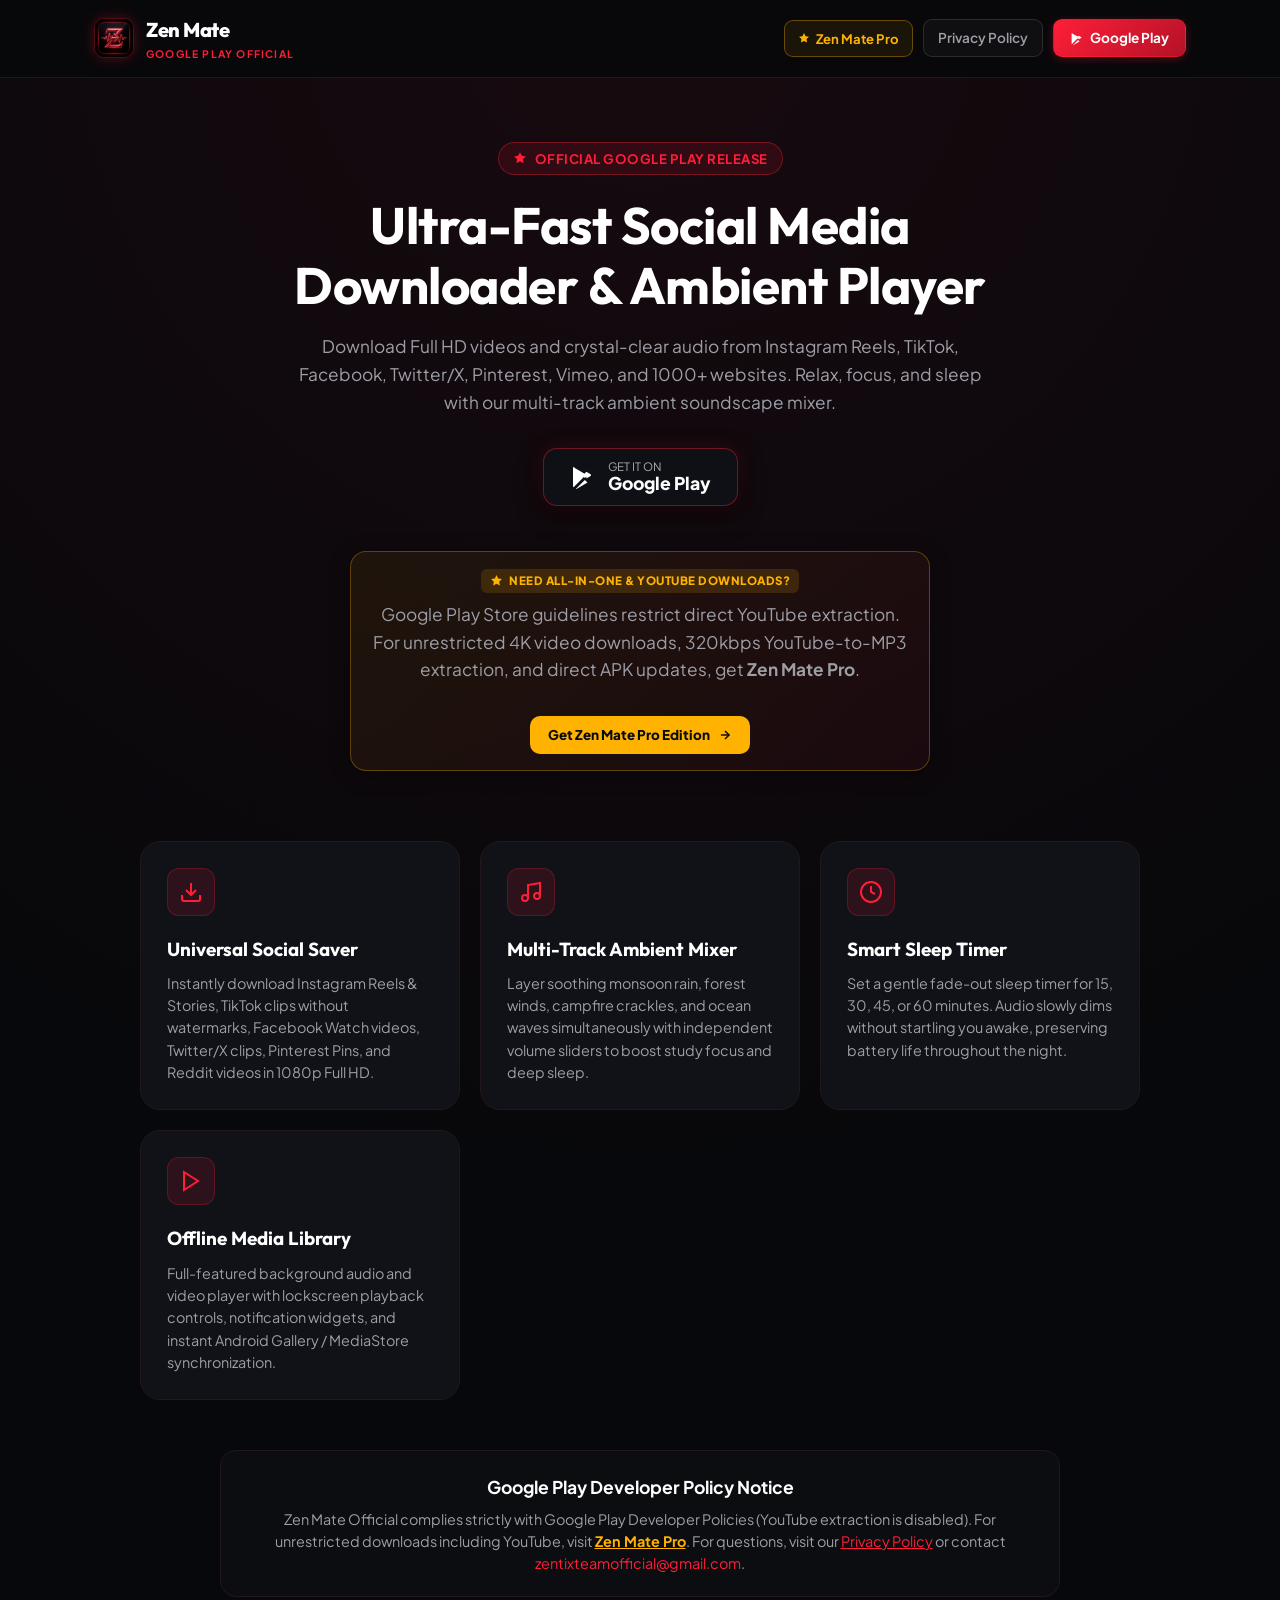
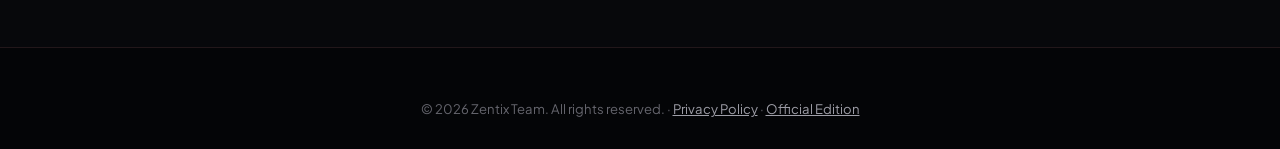
<file: official.html>
<!DOCTYPE html>
<html lang="en">
<head>
  <meta charset="UTF-8">
  <meta name="viewport" content="width=device-width, initial-scale=1.0">
  
  <title>Zen Mate Official – Video Downloader, Ambient Mixer & HD Player for Android</title>
  <meta name="description" content="Zen Mate Official (com.zentix.zenmate): Universal video downloader for Instagram Reels, TikTok, Facebook, Twitter, and 1000+ sites. Built-in ambient soundscape mixer and offline HD player. Free on Google Play.">
  <meta name="keywords" content="Zen Mate, Zen Mate Official, video downloader Android, Instagram Reels downloader no watermark, TikTok downloader no watermark, Facebook video saver, Twitter clip downloader, ambient sound mixer, sleep timer app, offline HD player, Zentix Team">
  <meta name="author" content="Zentix Team">
  <meta name="robots" content="index, follow">
  <link rel="canonical" href="https://kaali-k.github.io/zenmate-app/official.html">

  <link rel="icon" type="image/png" href="app_logo.png">
  <link rel="preconnect" href="https://fonts.googleapis.com">
  <link rel="preconnect" href="https://fonts.gstatic.com" crossorigin>
  <link href="https://fonts.googleapis.com/css2?family=Outfit:wght@400;600;700;800&family=Plus+Jakarta+Sans:wght@400;500;600;700&display=swap" rel="stylesheet">
  <link rel="stylesheet" href="styles.css">
  <style>
    /* Header Navigation Actions */
    .nav-actions {
      display: flex;
      gap: 10px;
      align-items: center;
    }
    .nav-btn-pro {
      display: inline-flex;
      align-items: center;
      gap: 6px;
      padding: 7px 13px;
      font-size: 0.82rem;
      font-weight: 700;
      color: #FFB300;
      border: 1px solid rgba(255, 179, 0, 0.35);
      border-radius: 9px;
      background: rgba(255, 179, 0, 0.08);
      white-space: nowrap;
      text-decoration: none;
      transition: var(--transition-smooth);
    }
    .nav-btn-pro:hover {
      background: rgba(255, 179, 0, 0.16);
      border-color: #FFB300;
      transform: translateY(-1px);
      box-shadow: 0 2px 12px rgba(255, 179, 0, 0.25);
    }
    .nav-btn-link {
      display: inline-flex;
      align-items: center;
      padding: 7px 14px;
      font-size: 0.85rem;
      font-weight: 600;
      color: var(--text-muted);
      border: 1px solid rgba(255, 255, 255, 0.12);
      border-radius: 9px;
      background: rgba(255, 255, 255, 0.03);
      white-space: nowrap;
      text-decoration: none;
      transition: var(--transition-smooth);
    }
    .nav-btn-link:hover {
      color: #FFF;
      border-color: rgba(255, 30, 56, 0.4);
      background: rgba(255, 30, 56, 0.08);
      transform: translateY(-1px);
    }
    .nav-btn-play {
      display: inline-flex;
      align-items: center;
      gap: 7px;
      padding: 7px 16px;
      font-size: 0.85rem;
      font-weight: 700;
      color: #FFF;
      background: linear-gradient(135deg, var(--crimson-red), var(--crimson-deep));
      border: 1px solid rgba(255, 30, 56, 0.35);
      border-radius: 9px;
      white-space: nowrap;
      text-decoration: none;
      box-shadow: 0 2px 10px var(--crimson-glow);
      transition: var(--transition-smooth);
    }
    .nav-btn-play:hover {
      transform: translateY(-1px);
      box-shadow: 0 4px 18px rgba(255, 30, 56, 0.45);
    }

    .pro-promo-card {
      max-width: 580px;
      margin: 8px auto 0;
      background: linear-gradient(135deg, rgba(255, 179, 0, 0.07), rgba(255, 30, 56, 0.06));
      border: 1px solid rgba(255, 179, 0, 0.3);
      border-radius: 16px;
      padding: 16px 20px;
      text-align: center;
      box-shadow: 0 4px 20px rgba(0, 0, 0, 0.35);
    }
    .pro-promo-badge {
      display: inline-flex;
      align-items: center;
      gap: 6px;
      background: rgba(255, 179, 0, 0.14);
      color: #FFB300;
      font-size: 0.72rem;
      font-weight: 800;
      padding: 3px 9px;
      border-radius: 6px;
      margin-bottom: 8px;
      letter-spacing: 0.5px;
    }
    .pro-promo-desc {
      font-size: 0.86rem;
      color: var(--text-muted);
      line-height: 1.5;
      margin-bottom: 12px;
    }
    .pro-promo-btn {
      display: inline-flex;
      align-items: center;
      gap: 8px;
      background: #FFB300;
      color: #0A0B0E;
      font-weight: 800;
      font-size: 0.84rem;
      padding: 8px 18px;
      border-radius: 10px;
      text-decoration: none;
      transition: var(--transition-smooth);
    }
    .pro-promo-btn:hover {
      background: #FFC107;
      transform: translateY(-1px);
      box-shadow: 0 4px 16px rgba(255, 179, 0, 0.35);
    }

    .official-hero {
      text-align: center;
      padding: 64px 20px 40px;
      max-width: 860px;
      margin: 0 auto;
    }
    .badge-pill {
      display: inline-flex;
      align-items: center;
      gap: 8px;
      background: rgba(255, 30, 56, 0.12);
      border: 1px solid rgba(255, 30, 56, 0.35);
      color: var(--crimson-red);
      font-size: 0.82rem;
      font-weight: 700;
      padding: 5px 14px;
      border-radius: 999px;
      margin-bottom: 20px;
      letter-spacing: 0.5px;
    }
    .official-hero h1 {
      font-family: var(--font-heading);
      font-size: clamp(2rem, 5vw, 3.2rem);
      line-height: 1.18;
      margin-bottom: 18px;
      color: #FFF;
      letter-spacing: -0.5px;
    }
    .official-hero p {
      font-size: 1.08rem;
      color: var(--text-muted);
      line-height: 1.6;
      margin-bottom: 32px;
      max-width: 700px;
      margin-left: auto;
      margin-right: auto;
    }
    .cta-row {
      display: flex;
      justify-content: center;
      gap: 14px;
      flex-wrap: wrap;
      margin-bottom: 45px;
    }
    .play-badge-btn {
      display: inline-flex;
      align-items: center;
      gap: 14px;
      background: #0E1015;
      border: 1.5px solid rgba(255, 30, 56, 0.4);
      color: #FFF;
      padding: 12px 26px;
      border-radius: 14px;
      text-decoration: none;
      font-weight: 700;
      box-shadow: 0 8px 24px rgba(0, 0, 0, 0.5), 0 0 20px rgba(255, 30, 56, 0.15);
      transition: var(--transition-smooth);
    }
    .play-badge-btn:hover {
      border-color: var(--crimson-red);
      transform: translateY(-2px);
      box-shadow: 0 12px 30px rgba(255, 30, 56, 0.35);
    }
    .feature-grid {
      display: grid;
      grid-template-columns: repeat(auto-fit, minmax(240px, 1fr));
      gap: 20px;
      margin: 30px auto 50px;
      max-width: 1040px;
      padding: 0 20px;
    }
    .feature-box {
      background: var(--bg-card);
      border: 1px solid var(--border-subtle);
      border-radius: var(--radius-lg);
      padding: 26px;
      transition: var(--transition-smooth);
    }
    .feature-box:hover {
      border-color: rgba(255, 30, 56, 0.3);
      transform: translateY(-3px);
      box-shadow: 0 8px 24px rgba(0, 0, 0, 0.3);
    }
    .feature-icon-wrap {
      width: 48px;
      height: 48px;
      border-radius: 12px;
      background: rgba(255, 30, 56, 0.12);
      border: 1px solid rgba(255, 30, 56, 0.25);
      display: flex;
      align-items: center;
      justify-content: center;
      margin-bottom: 18px;
      color: var(--crimson-red);
    }
    .feature-box h3 {
      font-family: var(--font-heading);
      font-size: 1.18rem;
      margin-bottom: 8px;
      color: #FFF;
    }
    .feature-box p {
      color: var(--text-muted);
      font-size: 0.9rem;
      line-height: 1.55;
    }
    .compliance-footer-card {
      max-width: 840px;
      margin: 20px auto 50px;
      background: rgba(255, 255, 255, 0.02);
      border: 1px solid var(--border-subtle);
      border-radius: 16px;
      padding: 22px 26px;
      text-align: center;
    }

    /* Mobile Responsive Optimizations */
    @media (max-width: 640px) {
      .nav-container {
        padding: 10px 14px;
      }
      .brand-app-icon {
        width: 32px;
        height: 32px;
        border-radius: 8px;
      }
      .brand-title {
        font-size: 1.02rem;
      }
      .brand-badge {
        font-size: 0.54rem;
        letter-spacing: 0.6px;
      }
      .nav-actions {
        gap: 6px;
      }
      .nav-btn-pro {
        padding: 5px 8px;
        font-size: 0.7rem;
        border-radius: 7px;
        gap: 3px;
      }
      .nav-btn-link {
        padding: 5px 9px;
        font-size: 0.72rem;
        border-radius: 7px;
      }
      .nav-btn-play {
        padding: 5px 10px;
        font-size: 0.72rem;
        border-radius: 7px;
        gap: 4px;
      }
      .nav-btn-play svg {
        width: 12px;
        height: 12px;
      }
      .official-hero {
        padding: 34px 14px 22px;
      }
      .badge-pill {
        font-size: 0.7rem;
        padding: 4px 10px;
        margin-bottom: 14px;
      }
      .official-hero h1 {
        font-size: 1.62rem;
        margin-bottom: 12px;
        line-height: 1.22;
      }
      .official-hero p {
        font-size: 0.88rem;
        line-height: 1.5;
        margin-bottom: 22px;
      }
      .play-badge-btn {
        width: 100%;
        max-width: 270px;
        padding: 10px 18px;
        border-radius: 12px;
        justify-content: center;
      }
      .pro-promo-card {
        margin: 16px 4px 0;
        padding: 14px 14px;
        border-radius: 14px;
      }
      .pro-promo-desc {
        font-size: 0.8rem;
        line-height: 1.45;
      }
      .pro-promo-btn {
        padding: 7px 14px;
        font-size: 0.78rem;
      }
      .feature-grid {
        grid-template-columns: 1fr;
        gap: 12px;
        padding: 0 14px;
        margin: 20px auto 36px;
      }
      .feature-box {
        padding: 18px 16px;
        border-radius: 14px;
      }
      .feature-icon-wrap {
        width: 40px;
        height: 40px;
        margin-bottom: 12px;
        border-radius: 10px;
      }
      .feature-box h3 {
        font-size: 1.05rem;
      }
      .feature-box p {
        font-size: 0.85rem;
      }
      .compliance-footer-card {
        padding: 16px 14px;
        margin: 10px 14px 36px;
        border-radius: 14px;
      }
    }

    @media (max-width: 360px) {
      .brand-title {
        font-size: 0.92rem;
      }
      .nav-btn-pro {
        padding: 4px 6px;
        font-size: 0.65rem;
      }
      .nav-btn-link {
        padding: 4px 7px;
        font-size: 0.68rem;
      }
      .nav-btn-play {
        padding: 4px 8px;
        font-size: 0.68rem;
      }
      .nav-btn-play .text-full {
        display: none;
      }
      .nav-btn-play .text-short {
        display: inline;
      }
    }
    @media (min-width: 361px) {
      .nav-btn-play .text-short {
        display: none;
      }
    }
  </style>
</head>
<body>

  <header class="site-header">
    <div class="nav-container">
      <a href="official.html" class="brand-logo" aria-label="Zen Mate Official Home">
        <img src="app_logo.png" alt="Zen Mate Icon" class="brand-app-icon">
        <div class="logo-text">
          <span class="brand-title">Zen Mate</span>
          <span class="brand-badge">GOOGLE PLAY OFFICIAL</span>
        </div>
      </a>
      <div class="nav-actions">
        <a href="index.html" class="nav-btn-pro" title="All-In-One Edition with YouTube Support">
          <svg width="12" height="12" viewBox="0 0 24 24" fill="currentColor"><path d="M12 2L15.09 8.26L22 9.27L17 14.14L18.18 21.02L12 17.77L5.82 21.02L7 14.14L2 9.27L8.91 8.26L12 2Z"/></svg>
          <span>Zen Mate Pro</span>
        </a>
        <a href="privacy-official.html" class="nav-btn-link">Privacy Policy</a>
        <a href="https://play.google.com/store/apps/details?id=com.zentix.zenmate" class="nav-btn-play" target="_blank">
          <svg width="13" height="13" viewBox="0 0 24 24" fill="currentColor">
            <path d="M3.609 1.814L13.792 12 3.61 22.186a2.38 2.38 0 0 1-.61-.926V2.74c.143-.377.362-.693.609-.926zm11.242 11.243l2.673-2.674-12.7-7.332 10.027 10.006zm0 1.886L4.824 24.95l12.7-7.333-2.673-2.674zm1.488-1.487l3.89-2.247c1.028-.593 1.028-1.564 0-2.158l-3.89-2.247-2.11 2.11 2.11 2.542z"/>
          </svg>
          <span class="text-full">Google Play</span>
          <span class="text-short">Play</span>
        </a>
      </div>
    </div>
  </header>

  <main>
    <section class="official-hero">
      <div class="badge-pill">
        <svg width="14" height="14" viewBox="0 0 24 24" fill="currentColor"><path d="M12 2L15.09 8.26L22 9.27L17 14.14L18.18 21.02L12 17.77L5.82 21.02L7 14.14L2 9.27L8.91 8.26L12 2Z"/></svg>
        <span>OFFICIAL GOOGLE PLAY RELEASE</span>
      </div>
      <h1>Ultra-Fast Social Media Downloader & Ambient Player</h1>
      <p>
        Download Full HD videos and crystal-clear audio from Instagram Reels, TikTok, Facebook, Twitter/X, Pinterest, Vimeo, and 1000+ websites. Relax, focus, and sleep with our multi-track ambient soundscape mixer.
      </p>

      <div class="cta-row">
        <a href="https://play.google.com/store/apps/details?id=com.zentix.zenmate" class="play-badge-btn" target="_blank">
          <svg width="24" height="24" viewBox="0 0 24 24" fill="currentColor">
            <path d="M3.609 1.814L13.792 12 3.61 22.186a2.38 2.38 0 0 1-.61-.926V2.74c.143-.377.362-.693.609-.926zm11.242 11.243l2.673-2.674-12.7-7.332 10.027 10.006zm0 1.886L4.824 24.95l12.7-7.333-2.673-2.674zm1.488-1.487l3.89-2.247c1.028-.593 1.028-1.564 0-2.158l-3.89-2.247-2.11 2.11 2.11 2.542z"/>
          </svg>
          <div style="text-align: left; line-height: 1.1;">
            <div style="font-size: 0.72rem; font-weight: normal; color: #AAA;">GET IT ON</div>
            <div style="font-size: 1.1rem; font-weight: 800;">Google Play</div>
          </div>
        </a>
      </div>

      <!-- Zen Mate Pro Callout Card -->
      <div class="pro-promo-card">
        <div class="pro-promo-badge">
          <svg width="13" height="13" viewBox="0 0 24 24" fill="currentColor"><path d="M12 2L15.09 8.26L22 9.27L17 14.14L18.18 21.02L12 17.77L5.82 21.02L7 14.14L2 9.27L8.91 8.26L12 2Z"/></svg>
          <span>NEED ALL-IN-ONE &amp; YOUTUBE DOWNLOADS?</span>
        </div>
        <p class="pro-promo-desc">
          Google Play Store guidelines restrict direct YouTube extraction. For unrestricted 4K video downloads, 320kbps YouTube-to-MP3 extraction, and direct APK updates, get <strong>Zen Mate Pro</strong>.
        </p>
        <a href="index.html" class="pro-promo-btn">
          <span>Get Zen Mate Pro Edition</span>
          <svg width="14" height="14" viewBox="0 0 24 24" fill="none" stroke="currentColor" stroke-width="2.5"><line x1="5" y1="12" x2="19" y2="12"/><polyline points="12 5 19 12 12 19"/></svg>
        </a>
      </div>
    </section>

    <div class="container">
      <div class="feature-grid">
        <div class="feature-box">
          <div class="feature-icon-wrap">
            <svg width="24" height="24" viewBox="0 0 24 24" fill="none" stroke="currentColor" stroke-width="2"><path d="M21 15v4a2 2 0 0 1-2 2H5a2 2 0 0 1-2-2v-4"/><polyline points="7 10 12 15 17 10"/><line x1="12" y1="15" x2="12" y2="3"/></svg>
          </div>
          <h3>Universal Social Saver</h3>
          <p>Instantly download Instagram Reels & Stories, TikTok clips without watermarks, Facebook Watch videos, Twitter/X clips, Pinterest Pins, and Reddit videos in 1080p Full HD.</p>
        </div>

        <div class="feature-box">
          <div class="feature-icon-wrap">
            <svg width="24" height="24" viewBox="0 0 24 24" fill="none" stroke="currentColor" stroke-width="2"><path d="M9 18V5l12-2v13"/><circle cx="6" cy="18" r="3"/><circle cx="18" cy="16" r="3"/></svg>
          </div>
          <h3>Multi-Track Ambient Mixer</h3>
          <p>Layer soothing monsoon rain, forest winds, campfire crackles, and ocean waves simultaneously with independent volume sliders to boost study focus and deep sleep.</p>
        </div>

        <div class="feature-box">
          <div class="feature-icon-wrap">
            <svg width="24" height="24" viewBox="0 0 24 24" fill="none" stroke="currentColor" stroke-width="2"><circle cx="12" cy="12" r="10"/><polyline points="12 6 12 12 16 14"/></svg>
          </div>
          <h3>Smart Sleep Timer</h3>
          <p>Set a gentle fade-out sleep timer for 15, 30, 45, or 60 minutes. Audio slowly dims without startling you awake, preserving battery life throughout the night.</p>
        </div>

        <div class="feature-box">
          <div class="feature-icon-wrap">
            <svg width="24" height="24" viewBox="0 0 24 24" fill="none" stroke="currentColor" stroke-width="2"><polygon points="5 3 19 12 5 21 5 3"/></svg>
          </div>
          <h3>Offline Media Library</h3>
          <p>Full-featured background audio and video player with lockscreen playback controls, notification widgets, and instant Android Gallery / MediaStore synchronization.</p>
        </div>
      </div>

      <div class="compliance-footer-card">
        <h4 style="color:#FFF; font-size:1.1rem; margin-bottom: 8px;">Google Play Developer Policy Notice</h4>
        <p style="color:var(--text-muted); font-size:0.9rem; line-height: 1.5; margin:0;">
          Zen Mate Official complies strictly with Google Play Developer Policies (YouTube extraction is disabled). For unrestricted downloads including YouTube, visit <a href="index.html" style="color:#FFB300; font-weight:700; text-decoration: underline;">Zen Mate Pro</a>. For questions, visit our <a href="privacy-official.html" style="color:var(--crimson-red); text-decoration: underline;">Privacy Policy</a> or contact <a href="mailto:zentixteamofficial@gmail.com" style="color:var(--crimson-red);">zentixteamofficial@gmail.com</a>.
        </p>
      </div>
    </div>
  </main>

  <footer class="site-footer">
    <div class="container" style="text-align: center;">
      <p class="copyright">&copy; 2026 Zentix Team. All rights reserved. &middot; <a href="privacy-official.html" style="color:var(--text-muted); text-decoration: underline;">Privacy Policy</a> &middot; <a href="official.html" style="color:var(--text-muted); text-decoration: underline;">Official Edition</a></p>
    </div>
  </footer>

</body>
</html>
</file>
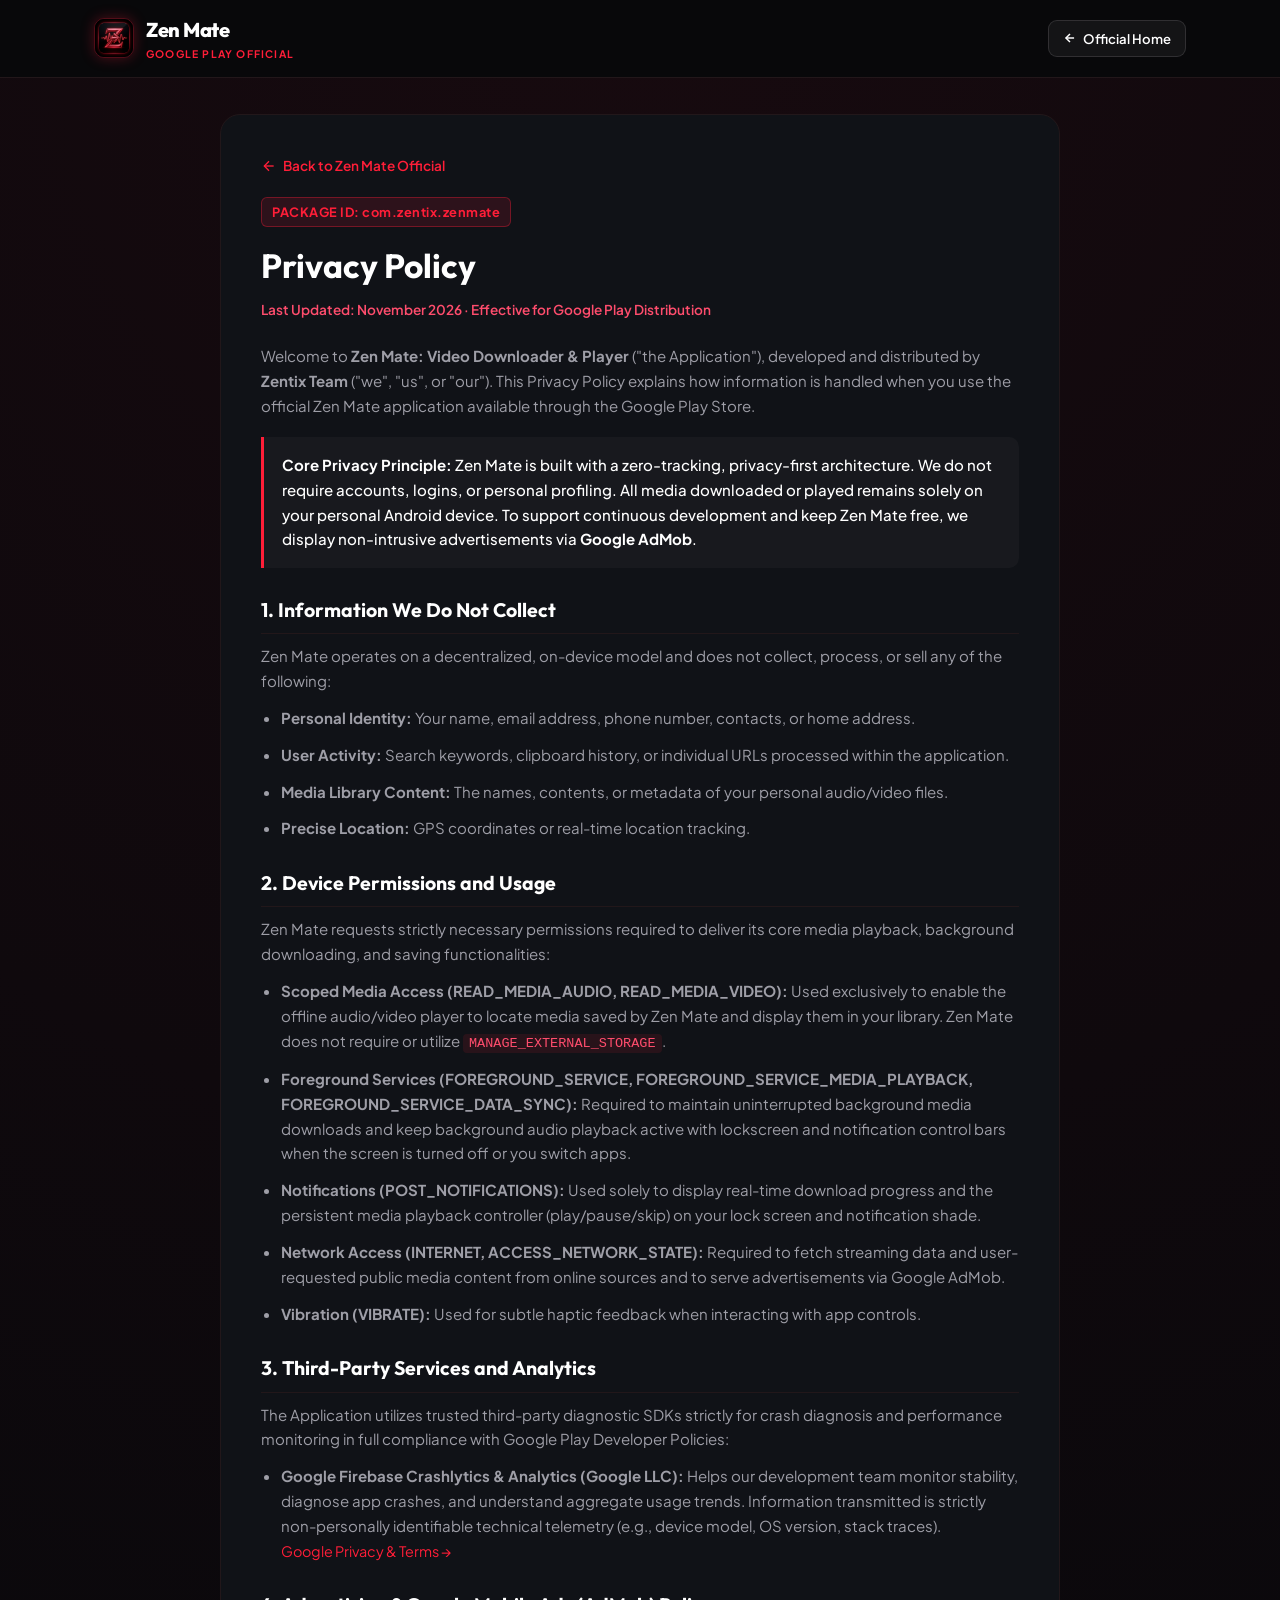
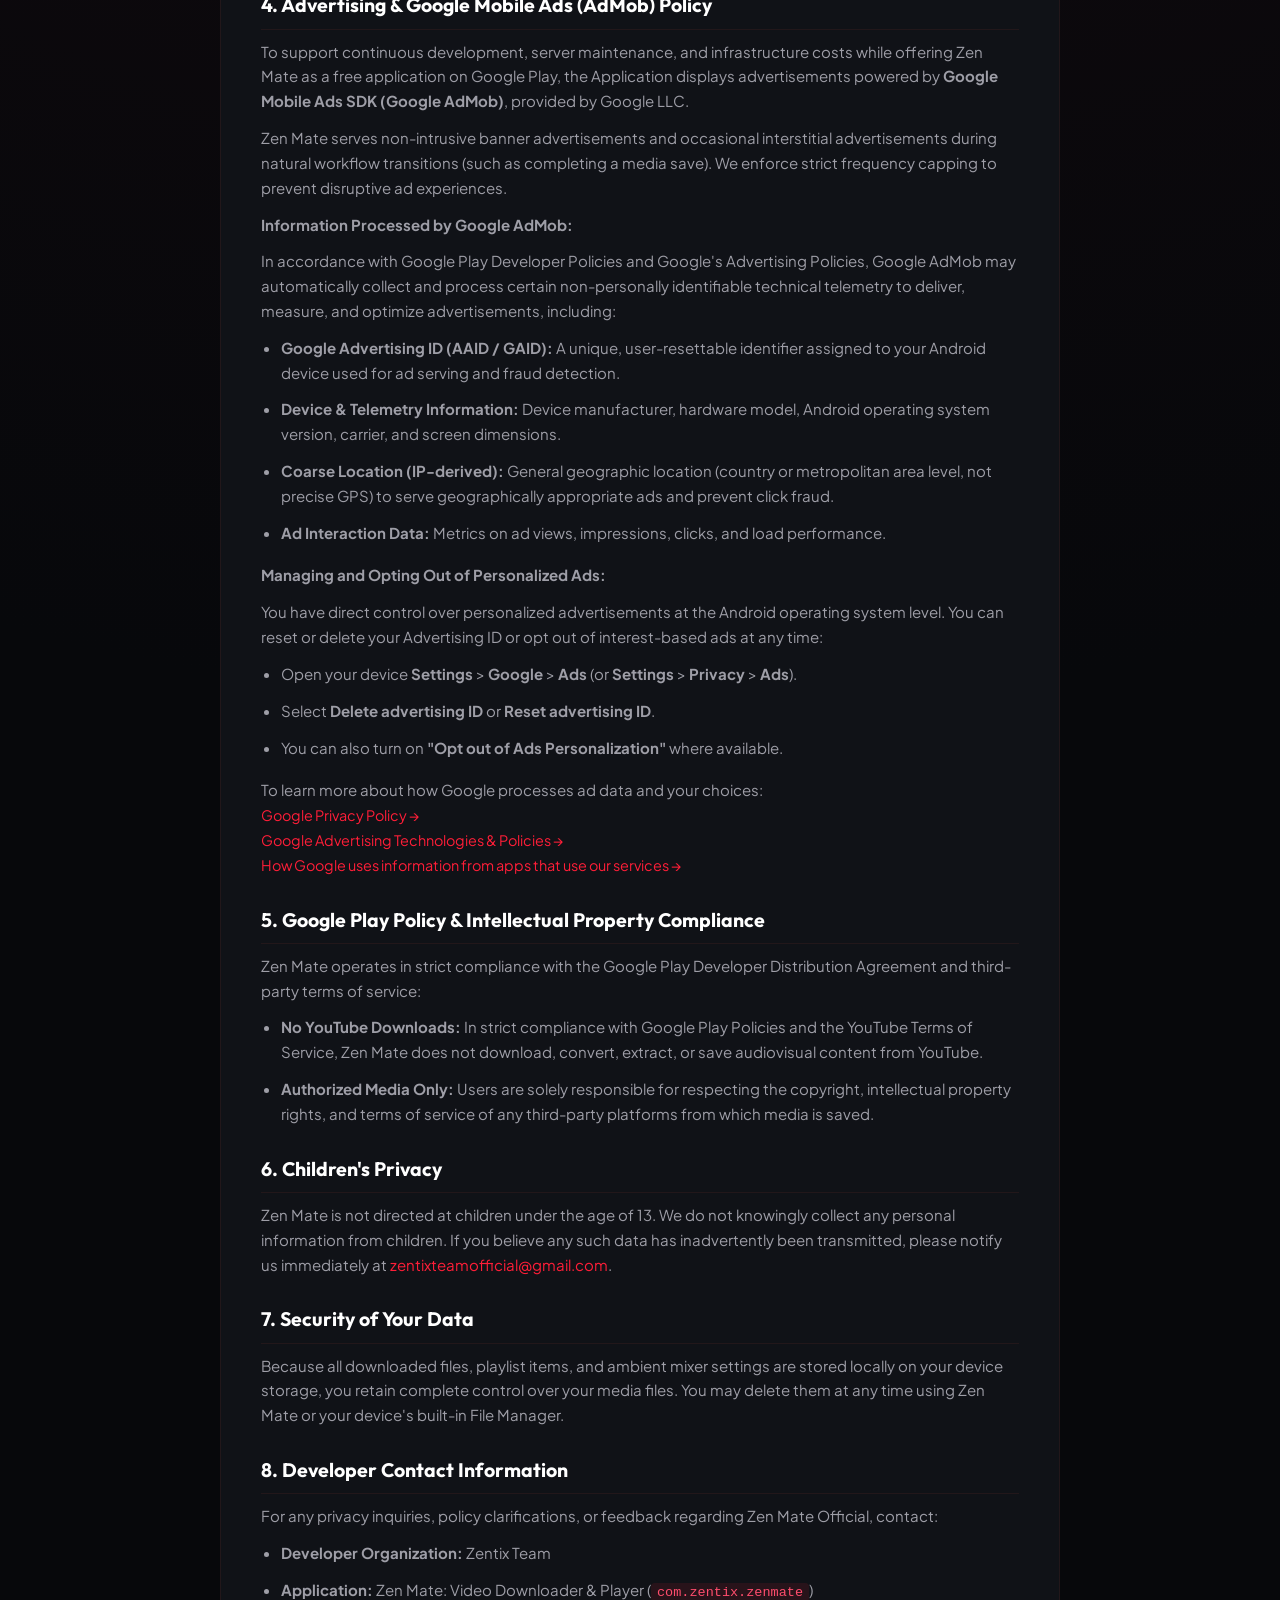
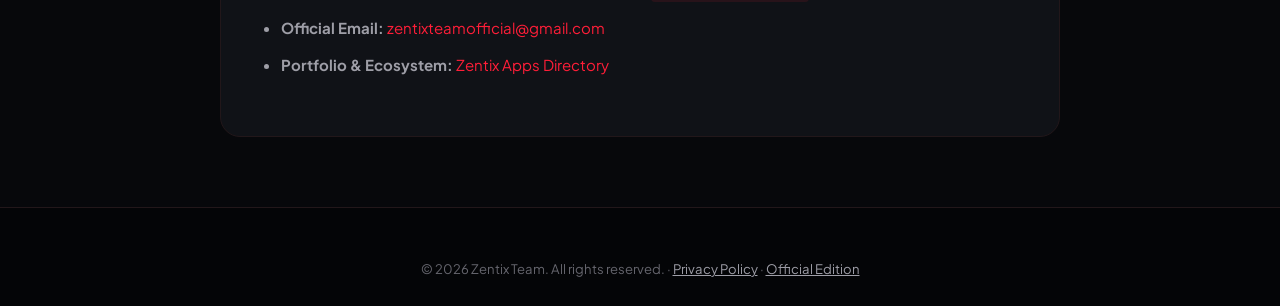
<file: privacy-official.html>
<!DOCTYPE html>
<html lang="en">
<head>
  <meta charset="UTF-8">
  <meta name="viewport" content="width=device-width, initial-scale=1.0">
  
  <title>Privacy Policy – Zen Mate Official | Zentix Team</title>
  <meta name="description" content="Privacy Policy for Zen Mate Official (com.zentix.zenmate) on Google Play. Developed by Zentix Team.">
  <meta name="author" content="Zentix Team">
  <meta name="robots" content="index, follow">
  <link rel="canonical" href="https://kaali-k.github.io/zenmate-app/privacy-official.html">

  <link rel="icon" type="image/png" href="app_logo.png">
  <link rel="preconnect" href="https://fonts.googleapis.com">
  <link rel="preconnect" href="https://fonts.gstatic.com" crossorigin>
  <link href="https://fonts.googleapis.com/css2?family=Outfit:wght@400;600;700;800&family=Plus+Jakarta+Sans:wght@400;500;600;700&display=swap" rel="stylesheet">
  <link rel="stylesheet" href="styles.css">
  <style>
    .nav-actions {
      display: flex;
      gap: 10px;
      align-items: center;
    }
    .nav-btn-back {
      display: inline-flex;
      align-items: center;
      gap: 6px;
      padding: 7px 14px;
      font-size: 0.82rem;
      font-weight: 600;
      color: #FFF;
      background: rgba(255, 255, 255, 0.05);
      border: 1px solid rgba(255, 255, 255, 0.12);
      border-radius: 9px;
      text-decoration: none;
      white-space: nowrap;
      transition: var(--transition-smooth);
    }
    .nav-btn-back:hover {
      background: rgba(255, 30, 56, 0.12);
      border-color: rgba(255, 30, 56, 0.4);
      color: var(--crimson-secondary);
      transform: translateX(-2px);
    }

    .legal-content {
      max-width: 840px;
      margin: 36px auto 70px;
      background: var(--bg-card);
      border: 1px solid var(--border-subtle);
      border-radius: var(--radius-lg);
      padding: 40px;
    }
    .legal-content h1 {
      font-family: var(--font-heading);
      font-size: 2.1rem;
      margin-bottom: 6px;
    }
    .app-badge-tag {
      display: inline-block;
      background: rgba(255, 30, 56, 0.12);
      border: 1px solid rgba(255, 30, 56, 0.35);
      color: var(--crimson-red);
      font-size: 0.8rem;
      font-weight: 700;
      padding: 4px 10px;
      border-radius: 6px;
      margin-bottom: 12px;
      letter-spacing: 0.5px;
    }
    .legal-meta {
      color: var(--crimson-secondary);
      font-size: 0.85rem;
      font-weight: 600;
      margin-bottom: 24px;
      display: block;
    }
    .legal-content h2 {
      font-family: var(--font-heading);
      font-size: 1.22rem;
      margin: 26px 0 10px;
      color: #FFF;
      border-bottom: 1px solid var(--border-subtle);
      padding-bottom: 8px;
    }
    .legal-content p, .legal-content li {
      color: var(--text-muted);
      font-size: 0.94rem;
      line-height: 1.65;
      margin-bottom: 12px;
    }
    .legal-content ul {
      padding-left: 20px;
      margin-bottom: 18px;
    }
    .highlight-box {
      background: rgba(255, 255, 255, 0.03);
      border-left: 3.5px solid var(--crimson-red);
      padding: 16px 18px;
      border-radius: 0 10px 10px 0;
      margin: 18px 0;
    }
    .back-btn {
      display: inline-flex;
      align-items: center;
      gap: 6px;
      color: var(--crimson-red);
      font-weight: 600;
      font-size: 0.85rem;
      margin-bottom: 20px;
      text-decoration: none;
      transition: var(--transition-smooth);
    }
    .back-btn:hover {
      transform: translateX(-3px);
      color: var(--crimson-secondary);
    }

    @media (max-width: 640px) {
      .nav-container {
        padding: 10px 14px;
      }
      .brand-app-icon {
        width: 32px;
        height: 32px;
        border-radius: 8px;
      }
      .brand-title {
        font-size: 1.02rem;
      }
      .brand-badge {
        font-size: 0.52rem;
        letter-spacing: 0.6px;
      }
      .nav-btn-back {
        padding: 5px 10px;
        font-size: 0.74rem;
        border-radius: 7px;
      }
      .legal-content {
        margin: 14px 10px 40px;
        padding: 20px 16px;
        border-radius: 16px;
      }
      .legal-content h1 {
        font-size: 1.58rem;
      }
      .app-badge-tag {
        font-size: 0.72rem;
        padding: 3px 8px;
      }
      .legal-meta {
        font-size: 0.76rem;
        margin-bottom: 16px;
      }
      .legal-content h2 {
        font-size: 1.05rem;
        margin: 20px 0 8px;
      }
      .legal-content p, .legal-content li {
        font-size: 0.86rem;
        line-height: 1.55;
      }
      .highlight-box {
        padding: 12px 14px;
        margin: 14px 0;
      }
    }
  </style>
</head>
<body>

  <header class="site-header">
    <div class="nav-container">
      <a href="official.html" class="brand-logo" aria-label="Zen Mate Official Home">
        <img src="app_logo.png" alt="Zen Mate Icon" class="brand-app-icon">
        <div class="logo-text">
          <span class="brand-title">Zen Mate</span>
          <span class="brand-badge">GOOGLE PLAY OFFICIAL</span>
        </div>
      </a>
      <div class="nav-actions">
        <a href="official.html" class="nav-btn-back">
          <svg width="14" height="14" viewBox="0 0 24 24" fill="none" stroke="currentColor" stroke-width="2.5"><line x1="19" y1="12" x2="5" y2="12"/><polyline points="12 19 5 12 12 5"/></svg>
          <span>Official Home</span>
        </a>
      </div>
    </div>
  </header>

  <main class="container">
    <article class="legal-content">
      <a href="official.html" class="back-btn">
        <svg width="16" height="16" viewBox="0 0 24 24" fill="none" stroke="currentColor" stroke-width="2"><line x1="19" y1="12" x2="5" y2="12"/><polyline points="12 19 5 12 12 5"/></svg>
        <span>Back to Zen Mate Official</span>
      </a>

      <div>
        <span class="app-badge-tag">PACKAGE ID: com.zentix.zenmate</span>
      </div>
      <h1>Privacy Policy</h1>
      <span class="legal-meta">Last Updated: November 2026 &middot; Effective for Google Play Distribution</span>

      <p>
        Welcome to <strong>Zen Mate: Video Downloader & Player</strong> ("the Application"), developed and distributed by <strong>Zentix Team</strong> ("we", "us", or "our").
        This Privacy Policy explains how information is handled when you use the official Zen Mate application available through the Google Play Store.
      </p>

      <div class="highlight-box">
        <p style="margin:0; font-weight: 500; color: #FFF;">
          <strong>Core Privacy Principle:</strong> Zen Mate is built with a zero-tracking, privacy-first architecture. We do not require accounts, logins, or personal profiling. All media downloaded or played remains solely on your personal Android device. To support continuous development and keep Zen Mate free, we display non-intrusive advertisements via <strong>Google AdMob</strong>.
        </p>
      </div>

      <h2>1. Information We Do Not Collect</h2>
      <p>Zen Mate operates on a decentralized, on-device model and does not collect, process, or sell any of the following:</p>
      <ul>
        <li><strong>Personal Identity:</strong> Your name, email address, phone number, contacts, or home address.</li>
        <li><strong>User Activity:</strong> Search keywords, clipboard history, or individual URLs processed within the application.</li>
        <li><strong>Media Library Content:</strong> The names, contents, or metadata of your personal audio/video files.</li>
        <li><strong>Precise Location:</strong> GPS coordinates or real-time location tracking.</li>
      </ul>

      <h2>2. Device Permissions and Usage</h2>
      <p>Zen Mate requests strictly necessary permissions required to deliver its core media playback, background downloading, and saving functionalities:</p>
      <ul>
        <li><strong>Scoped Media Access (READ_MEDIA_AUDIO, READ_MEDIA_VIDEO):</strong> Used exclusively to enable the offline audio/video player to locate media saved by Zen Mate and display them in your library. Zen Mate does not require or utilize <code>MANAGE_EXTERNAL_STORAGE</code>.</li>
        <li><strong>Foreground Services (FOREGROUND_SERVICE, FOREGROUND_SERVICE_MEDIA_PLAYBACK, FOREGROUND_SERVICE_DATA_SYNC):</strong> Required to maintain uninterrupted background media downloads and keep background audio playback active with lockscreen and notification control bars when the screen is turned off or you switch apps.</li>
        <li><strong>Notifications (POST_NOTIFICATIONS):</strong> Used solely to display real-time download progress and the persistent media playback controller (play/pause/skip) on your lock screen and notification shade.</li>
        <li><strong>Network Access (INTERNET, ACCESS_NETWORK_STATE):</strong> Required to fetch streaming data and user-requested public media content from online sources and to serve advertisements via Google AdMob.</li>
        <li><strong>Vibration (VIBRATE):</strong> Used for subtle haptic feedback when interacting with app controls.</li>
      </ul>

      <h2>3. Third-Party Services and Analytics</h2>
      <p>The Application utilizes trusted third-party diagnostic SDKs strictly for crash diagnosis and performance monitoring in full compliance with Google Play Developer Policies:</p>
      <ul>
        <li>
          <strong>Google Firebase Crashlytics & Analytics (Google LLC):</strong> Helps our development team monitor stability, diagnose app crashes, and understand aggregate usage trends. Information transmitted is strictly non-personally identifiable technical telemetry (e.g., device model, OS version, stack traces). 
          <br><a href="https://policies.google.com/privacy" target="_blank" rel="noopener noreferrer" style="color:var(--crimson-red); font-size:0.9rem;">Google Privacy & Terms &rarr;</a>
        </li>
      </ul>

      <h2>4. Advertising &amp; Google Mobile Ads (AdMob) Policy</h2>
      <p>
        To support continuous development, server maintenance, and infrastructure costs while offering Zen Mate as a free application on Google Play, the Application displays advertisements powered by <strong>Google Mobile Ads SDK (Google AdMob)</strong>, provided by Google LLC.
      </p>
      <p>
        Zen Mate serves non-intrusive banner advertisements and occasional interstitial advertisements during natural workflow transitions (such as completing a media save). We enforce strict frequency capping to prevent disruptive ad experiences.
      </p>
      <p><strong>Information Processed by Google AdMob:</strong></p>
      <p>In accordance with Google Play Developer Policies and Google's Advertising Policies, Google AdMob may automatically collect and process certain non-personally identifiable technical telemetry to deliver, measure, and optimize advertisements, including:</p>
      <ul>
        <li><strong>Google Advertising ID (AAID / GAID):</strong> A unique, user-resettable identifier assigned to your Android device used for ad serving and fraud detection.</li>
        <li><strong>Device &amp; Telemetry Information:</strong> Device manufacturer, hardware model, Android operating system version, carrier, and screen dimensions.</li>
        <li><strong>Coarse Location (IP-derived):</strong> General geographic location (country or metropolitan area level, not precise GPS) to serve geographically appropriate ads and prevent click fraud.</li>
        <li><strong>Ad Interaction Data:</strong> Metrics on ad views, impressions, clicks, and load performance.</li>
      </ul>
      <p><strong>Managing and Opting Out of Personalized Ads:</strong></p>
      <p>
        You have direct control over personalized advertisements at the Android operating system level. You can reset or delete your Advertising ID or opt out of interest-based ads at any time:
      </p>
      <ul>
        <li>Open your device <strong>Settings</strong> &gt; <strong>Google</strong> &gt; <strong>Ads</strong> (or <strong>Settings</strong> &gt; <strong>Privacy</strong> &gt; <strong>Ads</strong>).</li>
        <li>Select <strong>Delete advertising ID</strong> or <strong>Reset advertising ID</strong>.</li>
        <li>You can also turn on <strong>"Opt out of Ads Personalization"</strong> where available.</li>
      </ul>
      <p>
        To learn more about how Google processes ad data and your choices:
        <br><a href="https://policies.google.com/privacy" target="_blank" rel="noopener noreferrer" style="color:var(--crimson-red); font-size:0.9rem;">Google Privacy Policy &rarr;</a>
        <br><a href="https://policies.google.com/technologies/ads" target="_blank" rel="noopener noreferrer" style="color:var(--crimson-red); font-size:0.9rem;">Google Advertising Technologies &amp; Policies &rarr;</a>
        <br><a href="https://policies.google.com/technologies/partner-sites" target="_blank" rel="noopener noreferrer" style="color:var(--crimson-red); font-size:0.9rem;">How Google uses information from apps that use our services &rarr;</a>
      </p>

      <h2>5. Google Play Policy &amp; Intellectual Property Compliance</h2>
      <p>
        Zen Mate operates in strict compliance with the Google Play Developer Distribution Agreement and third-party terms of service:
      </p>
      <ul>
        <li><strong>No YouTube Downloads:</strong> In strict compliance with Google Play Policies and the YouTube Terms of Service, Zen Mate does not download, convert, extract, or save audiovisual content from YouTube.</li>
        <li><strong>Authorized Media Only:</strong> Users are solely responsible for respecting the copyright, intellectual property rights, and terms of service of any third-party platforms from which media is saved.</li>
      </ul>

      <h2>6. Children's Privacy</h2>
      <p>
        Zen Mate is not directed at children under the age of 13. We do not knowingly collect any personal information from children. If you believe any such data has inadvertently been transmitted, please notify us immediately at <a href="mailto:zentixteamofficial@gmail.com" style="color:var(--crimson-red);">zentixteamofficial@gmail.com</a>.
      </p>

      <h2>7. Security of Your Data</h2>
      <p>
        Because all downloaded files, playlist items, and ambient mixer settings are stored locally on your device storage, you retain complete control over your media files. You may delete them at any time using Zen Mate or your device's built-in File Manager.
      </p>

      <h2>8. Developer Contact Information</h2>
      <p>For any privacy inquiries, policy clarifications, or feedback regarding Zen Mate Official, contact:</p>
      <ul>
        <li><strong>Developer Organization:</strong> Zentix Team</li>
        <li><strong>Application:</strong> Zen Mate: Video Downloader & Player (<code>com.zentix.zenmate</code>)</li>
        <li><strong>Official Email:</strong> <a href="mailto:zentixteamofficial@gmail.com" style="color:var(--crimson-red);">zentixteamofficial@gmail.com</a></li>
        <li><strong>Portfolio & Ecosystem:</strong> <a href="https://kaali-k.github.io/kalanasahan-portfolio/zentix.html" style="color:var(--crimson-red);">Zentix Apps Directory</a></li>
      </ul>
    </article>
  </main>

  <footer class="site-footer">
    <div class="container" style="text-align: center;">
      <p class="copyright">&copy; 2026 Zentix Team. All rights reserved. &middot; <a href="privacy-official.html" style="color:var(--text-muted); text-decoration: underline;">Privacy Policy</a> &middot; <a href="official.html" style="color:var(--text-muted); text-decoration: underline;">Official Edition</a></p>
    </div>
  </footer>

</body>
</html>
</file>
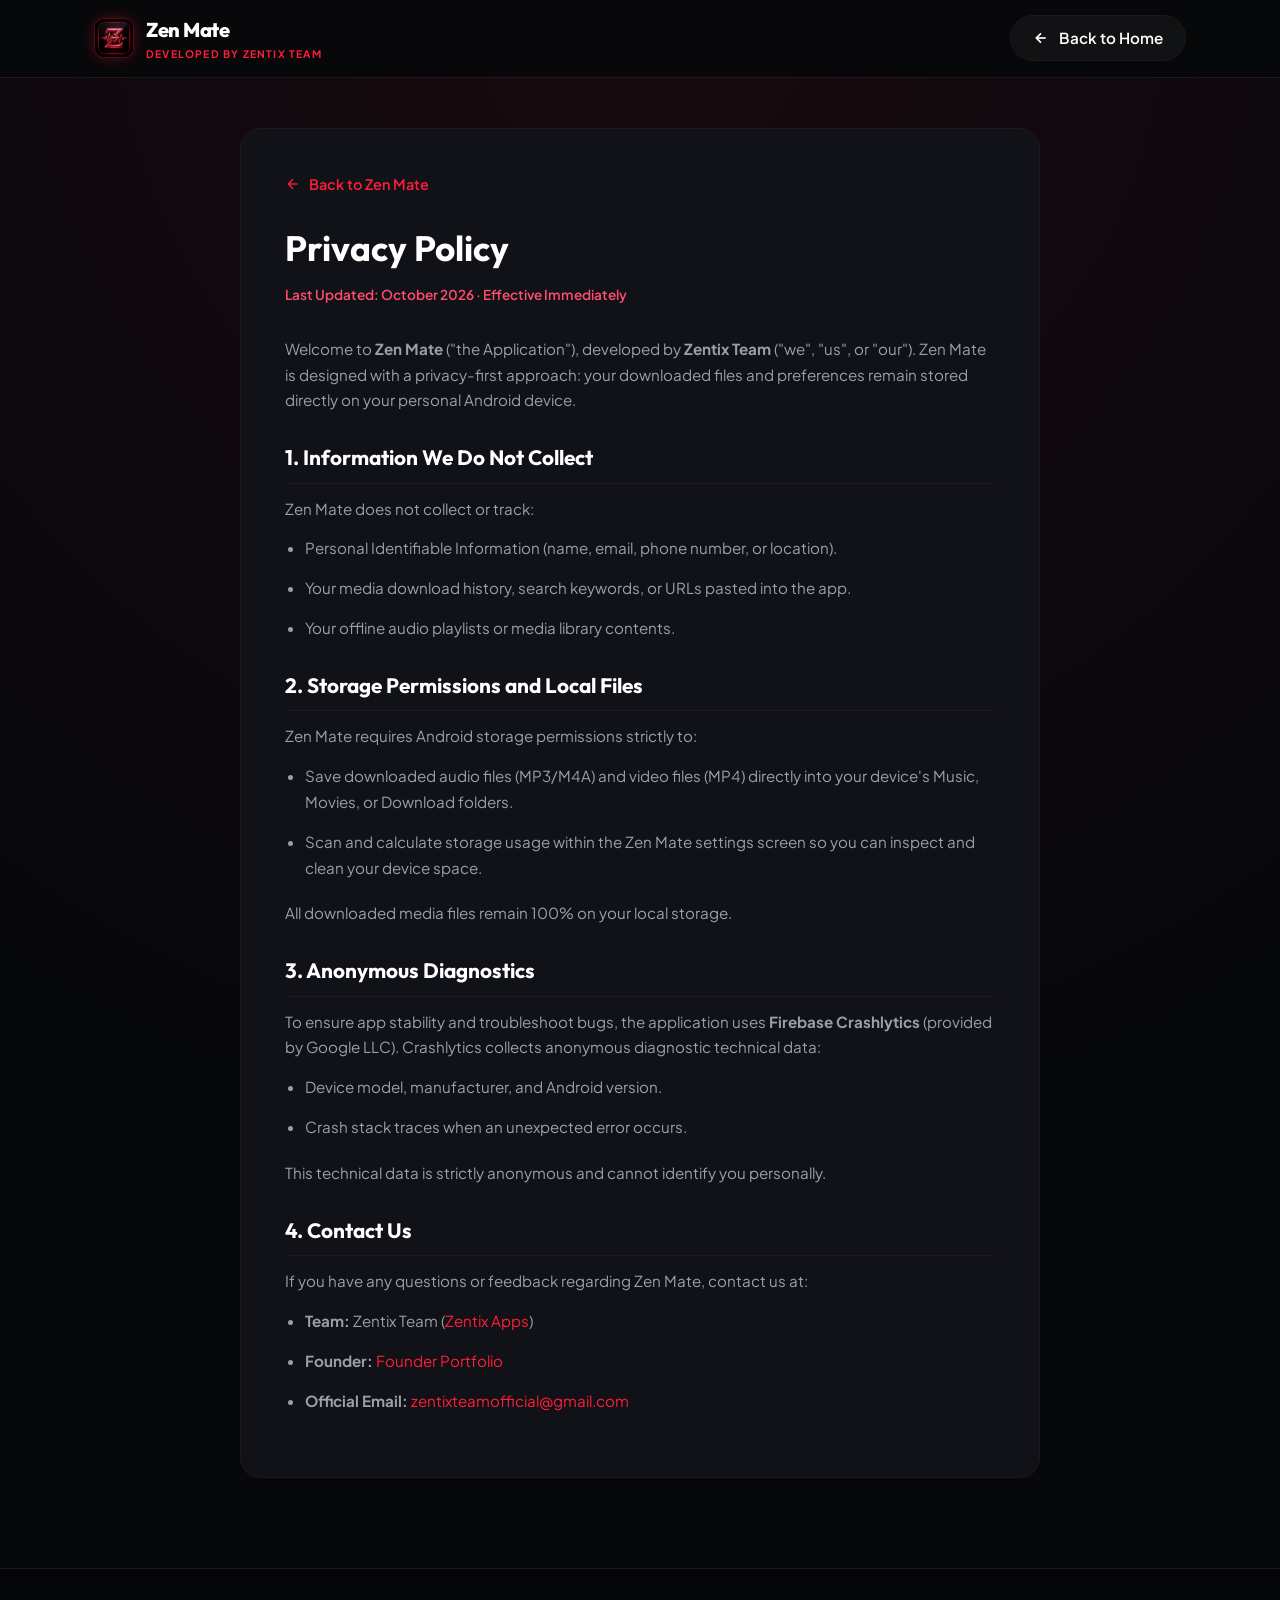
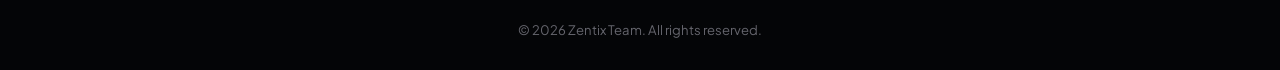
<file: privacy.html>
<!DOCTYPE html>
<html lang="en">
<head>
  <meta charset="UTF-8">
  <meta name="viewport" content="width=device-width, initial-scale=1.0">
  
  <title>Privacy Policy – Zen Mate | Zentix Team</title>
  <meta name="description" content="Privacy Policy for Zen Mate, developed by Zentix Team. Learn how your data is treated with privacy on Android.">
  <meta name="author" content="Zentix Team">
  <meta name="robots" content="index, follow">
  <link rel="canonical" href="https://kaali-k.github.io/zenmate-app/privacy.html">

  <link rel="icon" type="image/png" href="app_logo.png">
  <link rel="preconnect" href="https://fonts.googleapis.com">
  <link rel="preconnect" href="https://fonts.gstatic.com" crossorigin>
  <link href="https://fonts.googleapis.com/css2?family=Outfit:wght@400;600;700;800&family=Plus+Jakarta+Sans:wght@400;500;600;700&display=swap" rel="stylesheet">
  <link rel="stylesheet" href="styles.css">
  <style>
    .legal-content {
      max-width: 800px;
      margin: 50px auto 90px;
      background: var(--bg-card);
      border: 1px solid var(--border-subtle);
      border-radius: var(--radius-lg);
      padding: 44px;
    }
    .legal-content h1 {
      font-family: var(--font-heading);
      font-size: 2.2rem;
      margin-bottom: 8px;
    }
    .legal-meta {
      color: var(--crimson-secondary);
      font-size: 0.85rem;
      font-weight: 600;
      margin-bottom: 30px;
      display: block;
    }
    .legal-content h2 {
      font-family: var(--font-heading);
      font-size: 1.3rem;
      margin: 28px 0 12px;
      color: #FFF;
      border-bottom: 1px solid var(--border-subtle);
      padding-bottom: 8px;
    }
    .legal-content p, .legal-content li {
      color: var(--text-muted);
      font-size: 0.95rem;
      line-height: 1.7;
      margin-bottom: 14px;
    }
    .legal-content ul {
      padding-left: 20px;
      margin-bottom: 20px;
    }
    .back-btn {
      display: inline-flex;
      align-items: center;
      gap: 8px;
      color: var(--crimson-red);
      font-weight: 600;
      font-size: 0.9rem;
      margin-bottom: 24px;
      transition: var(--transition-smooth);
    }
    .back-btn:hover {
      transform: translateX(-4px);
    }
  </style>
</head>
<body>

  <header class="site-header">
    <div class="nav-container">
      <a href="index.html" class="brand-logo" aria-label="Zen Mate Home">
        <img src="app_logo.png" alt="Zen Mate Icon" class="brand-app-icon">
        <div class="logo-text">
          <span class="brand-title">Zen Mate</span>
          <span class="brand-badge">DEVELOPED BY ZENTIX TEAM</span>
        </div>
      </a>
      <a href="index.html" class="btn btn-secondary">
        <svg width="16" height="16" viewBox="0 0 24 24" fill="none" stroke="currentColor" stroke-width="2.5"><line x1="19" y1="12" x2="5" y2="12"/><polyline points="12 19 5 12 12 5"/></svg>
        <span>Back to Home</span>
      </a>
    </div>
  </header>

  <main class="container">
    <article class="legal-content">
      <a href="index.html" class="back-btn">
        <svg width="16" height="16" viewBox="0 0 24 24" fill="none" stroke="currentColor" stroke-width="2"><line x1="19" y1="12" x2="5" y2="12"/><polyline points="12 19 5 12 12 5"/></svg>
        <span>Back to Zen Mate</span>
      </a>

      <h1>Privacy Policy</h1>
      <span class="legal-meta">Last Updated: October 2026 &middot; Effective Immediately</span>

      <p>
        Welcome to <strong>Zen Mate</strong> ("the Application"), developed by <strong>Zentix Team</strong> ("we", "us", or "our").
        Zen Mate is designed with a privacy-first approach: your downloaded files and preferences remain stored directly on your personal Android device.
      </p>

      <h2>1. Information We Do Not Collect</h2>
      <p>Zen Mate does not collect or track:</p>
      <ul>
        <li>Personal Identifiable Information (name, email, phone number, or location).</li>
        <li>Your media download history, search keywords, or URLs pasted into the app.</li>
        <li>Your offline audio playlists or media library contents.</li>
      </ul>

      <h2>2. Storage Permissions and Local Files</h2>
      <p>
        Zen Mate requires Android storage permissions strictly to:
      </p>
      <ul>
        <li>Save downloaded audio files (MP3/M4A) and video files (MP4) directly into your device's Music, Movies, or Download folders.</li>
        <li>Scan and calculate storage usage within the Zen Mate settings screen so you can inspect and clean your device space.</li>
      </ul>
      <p>All downloaded media files remain 100% on your local storage.</p>

      <h2>3. Anonymous Diagnostics</h2>
      <p>
        To ensure app stability and troubleshoot bugs, the application uses <strong>Firebase Crashlytics</strong> (provided by Google LLC).
        Crashlytics collects anonymous diagnostic technical data:
      </p>
      <ul>
        <li>Device model, manufacturer, and Android version.</li>
        <li>Crash stack traces when an unexpected error occurs.</li>
      </ul>
      <p>This technical data is strictly anonymous and cannot identify you personally.</p>

      <h2>4. Contact Us</h2>
      <p>If you have any questions or feedback regarding Zen Mate, contact us at:</p>
      <ul>
        <li><strong>Team:</strong> Zentix Team (<a href="https://kaali-k.github.io/kalanasahan-portfolio/zentix.html" style="color:var(--crimson-red)">Zentix Apps</a>)</li>
        <li><strong>Founder:</strong> <a href="https://kaali-k.github.io/kalanasahan-portfolio/" style="color:var(--crimson-red)">Founder Portfolio</a></li>
        <li><strong>Official Email:</strong> <a href="mailto:zentixteamofficial@gmail.com" style="color:var(--crimson-red)">zentixteamofficial@gmail.com</a></li>
      </ul>
    </article>
  </main>

  <footer class="site-footer">
    <div class="container" style="text-align: center;">
      <p class="copyright">&copy; 2026 Zentix Team. All rights reserved.</p>
    </div>
  </footer>

</body>
</html>
</file>
<file: styles.css>
/* ==========================================================================
   Zen Mate – Official Red & Black AMOLED Theme
   Aesthetics: Deep AMOLED Black (#07080B), Electric Crimson Red (#FF1E38), 
   Clean Glassmorphism, Micro-interactions. Zero emojis.
   ========================================================================== */

:root {
  --bg-dark: #07080B;
  --bg-card: #101217;
  --bg-card-hover: #161922;
  --border-subtle: #22171A;
  --border-focus: #381E24;
  
  --crimson-red: #FF1E38;
  --crimson-glow: rgba(255, 30, 56, 0.28);
  --crimson-secondary: #FF4D6D;
  --crimson-deep: #B31227;
  
  --text-main: #FFFFFF;
  --text-muted: #9E9EA7;
  --text-dim: #65656D;

  --font-heading: 'Outfit', -apple-system, BlinkMacSystemFont, sans-serif;
  --font-body: 'Plus Jakarta Sans', -apple-system, BlinkMacSystemFont, sans-serif;

  --radius-sm: 8px;
  --radius-md: 14px;
  --radius-lg: 20px;
  --radius-full: 9999px;

  --transition-smooth: all 0.22s cubic-bezier(0.16, 1, 0.3, 1);
}

*, *::before, *::after {
  box-sizing: border-box;
  margin: 0;
  padding: 0;
}

html {
  scroll-behavior: smooth;
  font-size: 16px;
  background-color: var(--bg-dark);
  color: var(--text-main);
}

body {
  font-family: var(--font-body);
  line-height: 1.6;
  overflow-x: hidden;
  background: radial-gradient(circle at 50% 0%, #170A0F 0%, #07080B 65%);
  -webkit-font-smoothing: antialiased;
}

a {
  color: inherit;
  text-decoration: none;
}

code {
  font-family: ui-monospace, SFMono-Regular, Menlo, Monaco, Consolas, monospace;
  background: rgba(255, 30, 56, 0.1);
  padding: 2px 6px;
  border-radius: 4px;
  font-size: 0.9em;
  color: var(--crimson-secondary);
}

.container {
  max-width: 1140px;
  margin: 0 auto;
  padding: 0 24px;
}

/* ==========================================================================
   Header & Navigation
   ========================================================================== */

.site-header {
  position: sticky;
  top: 0;
  z-index: 100;
  backdrop-filter: blur(16px);
  -webkit-backdrop-filter: blur(16px);
  background: rgba(7, 8, 11, 0.88);
  border-bottom: 1px solid var(--border-subtle);
  transition: var(--transition-smooth);
}

.nav-container {
  max-width: 1140px;
  margin: 0 auto;
  padding: 14px 24px;
  display: flex;
  align-items: center;
  justify-content: space-between;
}

.brand-logo {
  display: flex;
  align-items: center;
  gap: 12px;
}

.brand-app-icon {
  width: 40px;
  height: 40px;
  border-radius: 10px;
  object-fit: cover;
  box-shadow: 0 0 14px var(--crimson-glow);
  border: 1px solid rgba(255, 30, 56, 0.3);
}

.logo-text {
  display: flex;
  flex-direction: column;
}

.brand-title {
  font-family: var(--font-heading);
  font-weight: 800;
  font-size: 1.25rem;
  letter-spacing: -0.5px;
  color: #FFF;
}

.brand-badge {
  font-size: 0.65rem;
  letter-spacing: 1.2px;
  font-weight: 700;
  color: var(--crimson-red);
}

.desktop-nav {
  display: flex;
  align-items: center;
  gap: 26px;
}

.nav-link {
  color: var(--text-muted);
  font-size: 0.92rem;
  font-weight: 500;
  transition: var(--transition-smooth);
  display: inline-flex;
  align-items: center;
  gap: 5px;
}

.nav-link:hover {
  color: var(--crimson-red);
}

.external-link svg {
  color: var(--text-dim);
  transition: var(--transition-smooth);
}

.external-link:hover svg {
  color: var(--crimson-red);
  transform: translate(2px, -2px);
}

.header-actions {
  display: flex;
  align-items: center;
  gap: 16px;
}

.btn {
  display: inline-flex;
  align-items: center;
  justify-content: center;
  gap: 10px;
  font-family: var(--font-body);
  font-weight: 600;
  font-size: 0.95rem;
  padding: 10px 22px;
  border-radius: var(--radius-full);
  cursor: pointer;
  transition: var(--transition-smooth);
  border: 1px solid transparent;
  white-space: nowrap;
}

.btn-download-nav {
  background: linear-gradient(135deg, var(--crimson-red), var(--crimson-deep));
  color: #FFFFFF;
  font-weight: 700;
  font-size: 0.88rem;
  padding: 9px 20px;
  box-shadow: 0 2px 14px var(--crimson-glow);
}

.btn-download-nav:hover {
  transform: translateY(-2px);
  box-shadow: 0 4px 22px rgba(255, 30, 56, 0.45);
}

.btn-primary {
  background: linear-gradient(135deg, var(--crimson-red), var(--crimson-deep));
  color: #FFFFFF;
  font-weight: 700;
  box-shadow: 0 4px 22px var(--crimson-glow);
}

.btn-primary:hover {
  transform: translateY(-2px);
  box-shadow: 0 6px 28px rgba(255, 30, 56, 0.5);
}

.btn-secondary {
  background: rgba(255, 255, 255, 0.04);
  border: 1px solid var(--border-subtle);
  color: var(--text-main);
}

.btn-secondary:hover {
  background: rgba(255, 255, 255, 0.08);
  border-color: var(--border-focus);
  transform: translateY(-2px);
}

.btn-large {
  padding: 14px 32px;
  font-size: 1.05rem;
}

.mobile-toggle {
  display: none;
  background: none;
  border: none;
  color: var(--text-main);
  cursor: pointer;
}

.mobile-drawer {
  display: none;
  background: var(--bg-card);
  border-bottom: 1px solid var(--border-subtle);
  padding: 20px 24px;
}

.drawer-content {
  display: flex;
  flex-direction: column;
  gap: 16px;
}

.drawer-link {
  color: var(--text-muted);
  font-size: 1.05rem;
  font-weight: 500;
  padding: 8px 0;
}

/* ==========================================================================
   Hero Section
   ========================================================================== */

.hero-section {
  position: relative;
  padding: 70px 0 50px;
  text-align: center;
  overflow: hidden;
}

.hero-background-glow {
  position: absolute;
  top: -120px;
  left: 50%;
  transform: translateX(-50%);
  width: 650px;
  height: 450px;
  background: radial-gradient(ellipse, rgba(255, 30, 56, 0.18) 0%, rgba(179, 18, 39, 0.08) 50%, transparent 70%);
  filter: blur(80px);
  pointer-events: none;
  z-index: 0;
}

.hero-container {
  position: relative;
  z-index: 1;
}

.hero-badge {
  display: inline-flex;
  align-items: center;
  gap: 8px;
  background: rgba(255, 30, 56, 0.1);
  border: 1px solid rgba(255, 30, 56, 0.3);
  padding: 6px 16px;
  border-radius: var(--radius-full);
  font-size: 0.82rem;
  font-weight: 600;
  color: var(--crimson-secondary);
  margin-bottom: 22px;
}

.pulse-dot {
  width: 8px;
  height: 8px;
  border-radius: 50%;
  background: var(--crimson-red);
  box-shadow: 0 0 10px var(--crimson-red);
  animation: pulse 2s infinite;
}

@keyframes pulse {
  0%, 100% { opacity: 1; transform: scale(1); }
  50% { opacity: 0.4; transform: scale(0.85); }
}

.hero-title {
  font-family: var(--font-heading);
  font-size: clamp(2.3rem, 5vw, 3.8rem);
  font-weight: 800;
  line-height: 1.15;
  letter-spacing: -1.2px;
  margin-bottom: 20px;
}

.gradient-text {
  background: linear-gradient(135deg, #FFFFFF 20%, var(--crimson-secondary) 70%, var(--crimson-red) 100%);
  -webkit-background-clip: text;
  -webkit-text-fill-color: transparent;
}

.hero-description {
  max-width: 650px;
  margin: 0 auto 34px;
  color: var(--text-muted);
  font-size: 1.12rem;
  line-height: 1.7;
}

.hero-cta-group {
  display: flex;
  align-items: center;
  justify-content: center;
  gap: 16px;
  flex-wrap: wrap;
  margin-bottom: 36px;
}

.hero-specs-row {
  display: flex;
  align-items: center;
  justify-content: center;
  gap: 12px;
  flex-wrap: wrap;
  margin-bottom: 50px;
}

.spec-pill {
  display: inline-flex;
  align-items: center;
  gap: 8px;
  background: rgba(255, 255, 255, 0.03);
  border: 1px solid var(--border-subtle);
  padding: 8px 16px;
  border-radius: var(--radius-full);
  font-size: 0.82rem;
  color: var(--text-muted);
}

.spec-pill svg {
  color: var(--crimson-red);
}

.platforms-strip {
  max-width: 840px;
  margin: 0 auto 38px;
  padding: 16px 22px;
  background: rgba(16, 18, 24, 0.75);
  backdrop-filter: blur(14px);
  border: 1px solid rgba(255, 30, 56, 0.2);
  border-radius: var(--radius-lg);
  display: flex;
  flex-direction: column;
  gap: 12px;
  align-items: center;
  box-shadow: 0 8px 30px rgba(0, 0, 0, 0.35);
}

.platforms-label {
  font-size: 0.72rem;
  font-weight: 700;
  letter-spacing: 1.2px;
  color: var(--crimson-red);
}

.platforms-grid {
  display: flex;
  align-items: center;
  justify-content: center;
  gap: 8px;
  flex-wrap: wrap;
}

.platform-chip {
  display: inline-flex;
  align-items: center;
  gap: 7px;
  background: rgba(255, 255, 255, 0.04);
  border: 1px solid rgba(255, 255, 255, 0.09);
  padding: 6px 13px;
  border-radius: var(--radius-full);
  font-size: 0.82rem;
  font-weight: 600;
  color: var(--text-main);
  transition: var(--transition-smooth);
}

.platform-chip:hover {
  border-color: rgba(255, 30, 56, 0.45);
  background: rgba(255, 30, 56, 0.1);
  transform: translateY(-1px);
}

.platform-chip svg {
  width: 16px !important;
  height: 16px !important;
  max-width: 16px !important;
  max-height: 16px !important;
  flex-shrink: 0 !important;
  color: var(--crimson-red);
}

/* ==========================================================================
   Real Screen Showcase / Showcase Carousel
   ========================================================================== */

.showcase-wrapper {
  max-width: 760px;
  margin: 0 auto;
}

.screen-tabs {
  display: flex;
  justify-content: center;
  gap: 10px;
  margin-bottom: 24px;
}

.screen-tab-btn {
  background: var(--bg-card);
  border: 1px solid var(--border-subtle);
  padding: 8px 18px;
  border-radius: var(--radius-full);
  color: var(--text-muted);
  font-size: 0.85rem;
  font-weight: 600;
  cursor: pointer;
  transition: var(--transition-smooth);
}

.screen-tab-btn:hover {
  border-color: var(--crimson-red);
  color: #FFF;
}

.screen-tab-btn.active {
  background: rgba(255, 30, 56, 0.15);
  border-color: var(--crimson-red);
  color: #FFF;
}

.phone-mockup-container {
  display: flex;
  justify-content: center;
}

.phone-frame {
  max-width: 340px;
  background: #0E1015;
  border: 4px solid #2A1C20;
  border-radius: 40px;
  padding: 10px;
  box-shadow: 0 25px 60px -15px rgba(0, 0, 0, 0.9), 0 0 35px var(--crimson-glow);
  position: relative;
  overflow: hidden;
}

.phone-screen-img {
  width: 100%;
  height: auto;
  border-radius: 30px;
  display: block;
  box-shadow: inset 0 0 10px rgba(0,0,0,0.5);
}

/* ==========================================================================
   Section Components
   ========================================================================== */

.section {
  padding: 90px 0;
  position: relative;
}

.section-header {
  text-align: center;
  max-width: 650px;
  margin: 0 auto 50px;
}

.section-tag {
  display: inline-block;
  font-size: 0.78rem;
  letter-spacing: 1.5px;
  font-weight: 700;
  color: var(--crimson-red);
  margin-bottom: 12px;
}

.section-title {
  font-family: var(--font-heading);
  font-size: clamp(2rem, 4vw, 2.6rem);
  font-weight: 800;
  letter-spacing: -0.8px;
  margin-bottom: 14px;
}

.section-sub {
  color: var(--text-muted);
  font-size: 1.05rem;
}

/* ==========================================================================
   Features Grid
   ========================================================================== */

.features-grid {
  display: grid;
  grid-template-columns: repeat(auto-fit, minmax(320px, 1fr));
  gap: 22px;
}

.feature-card {
  background: var(--bg-card);
  border: 1px solid var(--border-subtle);
  border-radius: var(--radius-lg);
  padding: 32px 26px;
  transition: var(--transition-smooth);
}

.feature-card:hover {
  background: var(--bg-card-hover);
  border-color: var(--border-focus);
  transform: translateY(-4px);
  box-shadow: 0 12px 30px rgba(0, 0, 0, 0.5);
}

.feature-icon {
  width: 48px;
  height: 48px;
  background: rgba(255, 30, 56, 0.1);
  border: 1px solid rgba(255, 30, 56, 0.25);
  border-radius: 14px;
  display: flex;
  align-items: center;
  justify-content: center;
  color: var(--crimson-red);
  margin-bottom: 20px;
}

.feature-name {
  font-family: var(--font-heading);
  font-size: 1.2rem;
  font-weight: 700;
  margin-bottom: 10px;
  color: #FFF;
}

.feature-desc {
  color: var(--text-muted);
  font-size: 0.93rem;
  line-height: 1.6;
}

/* ==========================================================================
   Installation Steps
   ========================================================================== */

.steps-row {
  display: grid;
  grid-template-columns: repeat(auto-fit, minmax(280px, 1fr));
  gap: 22px;
}

.step-card {
  background: var(--bg-card);
  border: 1px solid var(--border-subtle);
  border-radius: var(--radius-lg);
  padding: 32px 26px;
}

.step-num {
  font-family: var(--font-heading);
  font-size: 2rem;
  font-weight: 800;
  color: var(--crimson-red);
  margin-bottom: 12px;
  line-height: 1;
}

.step-title {
  font-family: var(--font-heading);
  font-size: 1.18rem;
  font-weight: 700;
  margin-bottom: 10px;
}

.step-desc {
  color: var(--text-muted);
  font-size: 0.92rem;
}

.security-notice-card {
  margin-top: 28px;
  background: rgba(255, 30, 56, 0.04);
  border: 1px solid rgba(255, 30, 56, 0.22);
  border-radius: var(--radius-lg);
  padding: 24px 28px;
  display: flex;
  align-items: flex-start;
  gap: 18px;
}

.security-icon {
  width: 40px;
  height: 40px;
  border-radius: 10px;
  background: rgba(255, 30, 56, 0.12);
  color: var(--crimson-red);
  display: flex;
  align-items: center;
  justify-content: center;
  flex-shrink: 0;
  margin-top: 2px;
}

.security-title {
  font-family: var(--font-heading);
  font-size: 1.05rem;
  font-weight: 700;
  color: #FFFFFF;
  margin-bottom: 6px;
}

.security-desc {
  font-size: 0.88rem;
  color: var(--text-muted);
  line-height: 1.6;
}

.security-desc em {
  color: var(--crimson-secondary);
  font-style: normal;
}

/* ==========================================================================
   Team & Developer Card
   ========================================================================== */

.team-card {
  background: linear-gradient(135deg, #140E11, #0E1015);
  border: 1px solid var(--border-focus);
  border-radius: 24px;
  padding: 44px;
}

.team-header {
  max-width: 680px;
  margin-bottom: 32px;
}

.team-title {
  font-family: var(--font-heading);
  font-size: 2rem;
  font-weight: 800;
  margin-bottom: 10px;
}

.team-sub {
  color: var(--text-muted);
  font-size: 1rem;
}

.team-links-grid {
  display: grid;
  grid-template-columns: repeat(auto-fit, minmax(280px, 1fr));
  gap: 16px;
}

.link-tile {
  background: rgba(255, 255, 255, 0.02);
  border: 1px solid var(--border-subtle);
  border-radius: 14px;
  padding: 18px;
  display: flex;
  align-items: center;
  gap: 16px;
  transition: var(--transition-smooth);
}

.link-tile:hover {
  background: rgba(255, 255, 255, 0.05);
  border-color: var(--crimson-red);
  transform: translateY(-2px);
}

.link-tile-icon {
  width: 42px;
  height: 42px;
  border-radius: 10px;
  background: rgba(255, 30, 56, 0.12);
  color: var(--crimson-red);
  display: flex;
  align-items: center;
  justify-content: center;
  flex-shrink: 0;
}

.link-tile-content {
  flex: 1;
}

.link-tile-label {
  font-size: 0.95rem;
  font-weight: 700;
  color: #FFF;
  margin-bottom: 3px;
}

.link-tile-desc {
  font-size: 0.78rem;
  color: var(--text-muted);
}

.link-tile .arrow {
  color: var(--text-dim);
  transition: var(--transition-smooth);
}

.link-tile:hover .arrow {
  color: var(--crimson-red);
  transform: translate(3px, -3px);
}

/* ==========================================================================
   Bottom CTA Banner
   ========================================================================== */

.section-cta {
  padding: 30px 0 70px;
}

.cta-banner {
  background: radial-gradient(circle at 20% 50%, rgba(255, 30, 56, 0.2), transparent 50%),
              #120F14;
  border: 1px solid rgba(255, 30, 56, 0.3);
  border-radius: 24px;
  padding: 46px 36px;
  display: flex;
  align-items: center;
  justify-content: space-between;
  gap: 24px;
}

.cta-title {
  font-family: var(--font-heading);
  font-size: 1.85rem;
  font-weight: 800;
  margin-bottom: 8px;
}

.cta-desc {
  color: var(--text-muted);
  font-size: 1rem;
}

/* ==========================================================================
   Footer
   ========================================================================== */

.site-footer {
  background: #040507;
  border-top: 1px solid var(--border-subtle);
  padding: 50px 0 30px;
}

.footer-top {
  display: flex;
  justify-content: space-between;
  align-items: center;
  flex-wrap: wrap;
  gap: 24px;
  margin-bottom: 36px;
}

.footer-brand {
  display: flex;
  align-items: center;
  gap: 12px;
}

.footer-nav {
  display: flex;
  gap: 24px;
}

.footer-nav a {
  color: var(--text-muted);
  font-size: 0.88rem;
  transition: var(--transition-smooth);
}

.footer-nav a:hover {
  color: var(--crimson-red);
}

.footer-bottom {
  border-top: 1px solid #1A1316;
  padding-top: 20px;
  display: flex;
  flex-direction: column;
  gap: 8px;
}

.copyright {
  font-size: 0.82rem;
  color: var(--text-dim);
}

.disclaimer {
  font-size: 0.75rem;
  color: #4D454A;
  line-height: 1.5;
}

/* ==========================================================================
   Responsive Adaptations
   ========================================================================== */

.screen-tabs {
  display: flex;
  justify-content: center;
  flex-wrap: wrap;
  gap: 8px;
  margin-bottom: 24px;
}

@media (max-width: 850px) {
  .desktop-nav {
    display: none;
  }

  .mobile-toggle {
    display: block;
  }

  .cta-banner {
    flex-direction: column;
    text-align: center;
    padding: 36px 24px;
  }

  .footer-top {
    flex-direction: column;
    align-items: flex-start;
    gap: 20px;
  }

  .footer-nav {
    flex-wrap: wrap;
    gap: 12px 20px;
  }

  .section {
    padding: 70px 0;
  }
}

@media (max-width: 600px) {
  .container {
    padding: 0 18px;
  }

  .nav-container {
    padding: 12px 18px;
  }

  .hero-section {
    padding: 50px 0 35px;
  }

  .hero-title {
    font-size: 2.1rem;
    letter-spacing: -0.6px;
  }

  .hero-description {
    font-size: 1rem;
  }

  .team-card {
    padding: 24px 18px;
  }

  .team-title {
    font-size: 1.6rem;
  }

  .btn-large {
    width: 100%;
  }

  .hero-cta-group {
    flex-direction: column;
    width: 100%;
  }

  .phone-frame {
    max-width: 290px;
  }

  .security-notice-card {
    flex-direction: column;
    padding: 20px 18px;
    gap: 12px;
  }
}

@media (max-width: 420px) {
  .brand-title {
    font-size: 1.05rem;
  }

  .brand-badge {
    font-size: 0.58rem;
  }

  .btn-download-nav {
    padding: 7px 12px;
    font-size: 0.78rem;
  }

  .screen-tab-btn {
    padding: 6px 12px;
    font-size: 0.76rem;
  }

  .spec-pill {
    padding: 6px 10px;
    font-size: 0.75rem;
  }
}

/* ==========================================================================
   Sponsored Ad Banners (Adsterra Integration)
   Clean dark card container, non-intrusive presentation
   ========================================================================== */

.section-ad {
  padding: 30px 0;
}

.ad-container {
  display: flex;
  justify-content: center;
}

.ad-card {
  background: var(--bg-card);
  border: 1px solid var(--border-subtle);
  border-radius: var(--radius-md);
  padding: 14px 16px;
  display: flex;
  flex-direction: column;
  align-items: center;
  justify-content: center;
  text-align: center;
  box-shadow: 0 8px 24px rgba(0, 0, 0, 0.4);
  transition: var(--transition-smooth);
}

.ad-card:hover {
  border-color: var(--border-focus);
}

.ad-card-300 {
  width: 100%;
  max-width: 360px;
}

.ad-card-native {
  width: 100%;
  max-width: 920px;
}

.ad-tag {
  font-size: 0.65rem;
  font-weight: 700;
  text-transform: uppercase;
  letter-spacing: 1.4px;
  color: var(--text-dim);
  margin-bottom: 10px;
  display: block;
}

.ad-frame-300 {
  width: 300px;
  height: 250px;
  max-width: 100%;
  overflow: hidden;
  display: flex;
  align-items: center;
  justify-content: center;
  background: rgba(0, 0, 0, 0.2);
  border-radius: var(--radius-sm);
}

.ad-frame-native {
  width: 100%;
  min-height: 120px;
  overflow: hidden;
  border-radius: var(--radius-sm);
}

.btn-secondary-subtle {
  display: inline-flex;
  align-items: center;
  justify-content: center;
  font-size: 0.85rem;
  font-weight: 500;
  color: var(--text-muted);
  text-decoration: underline;
  text-underline-offset: 4px;
  padding: 8px 14px;
  transition: var(--transition-smooth);
}

.btn-secondary-subtle:hover {
  color: var(--crimson-secondary);
}

.btn-legacy-link {
  display: inline-block;
  font-size: 0.82rem;
  font-weight: 500;
  color: var(--text-dim);
  text-decoration: underline;
  text-underline-offset: 3px;
  margin-top: 10px;
  text-align: center;
  transition: var(--transition-smooth);
}

.btn-legacy-link:hover {
  color: var(--text-muted);
}

.cta-actions {
  display: flex;
  flex-direction: column;
  align-items: center;
  gap: 4px;
}

.download-tip {
  display: inline-flex;
  align-items: center;
  gap: 8px;
  font-size: 0.78rem;
  color: var(--text-dim);
  margin-top: 10px;
  padding: 6px 14px;
  background: rgba(255, 30, 56, 0.05);
  border: 1px solid rgba(255, 30, 56, 0.14);
  border-radius: var(--radius-full);
  text-align: center;
}

.download-tip svg {
  color: var(--crimson-secondary);
  flex-shrink: 0;
}

.leaderboard-ad-wrapper {
  margin: 22px auto 0;
  display: flex;
  flex-direction: column;
  align-items: center;
  justify-content: center;
  max-width: 100%;
}

.ad-slot-728 {
  display: flex;
  justify-content: center;
  align-items: center;
  width: 728px;
  height: 90px;
  max-width: 100%;
  overflow: hidden;
  border-radius: var(--radius-sm);
  background: rgba(0, 0, 0, 0.2);
}

.ad-slot-320 {
  display: none;
  justify-content: center;
  align-items: center;
  width: 320px;
  height: 50px;
  max-width: 100%;
  overflow: hidden;
  border-radius: var(--radius-sm);
  background: rgba(0, 0, 0, 0.2);
}

@media (max-width: 768px) {
  .ad-slot-728 {
    display: none;
  }
  .ad-slot-320 {
    display: flex;
  }
}

/* ==========================================================================
   Supported Sites Section
   ========================================================================== */
.sites-content {
  display: grid;
  grid-template-columns: repeat(auto-fit, minmax(240px, 1fr));
  gap: 24px;
  margin-bottom: 32px;
}

.sites-category {
  background: var(--bg-card);
  border: 1px solid var(--border-subtle);
  border-radius: var(--radius-md);
  padding: 20px;
}

.sites-cat-title {
  font-family: var(--font-heading);
  font-size: 0.9rem;
  font-weight: 700;
  color: var(--crimson-secondary);
  letter-spacing: 0.02em;
  margin-bottom: 14px;
  text-transform: uppercase;
}

.sites-list {
  display: flex;
  flex-wrap: wrap;
  gap: 8px;
}

.site-tag {
  background: rgba(255, 30, 56, 0.08);
  border: 1px solid rgba(255, 30, 56, 0.2);
  color: var(--text-muted);
  font-size: 0.78rem;
  font-weight: 500;
  padding: 4px 10px;
  border-radius: var(--radius-full);
  transition: var(--transition-smooth);
}

.site-tag:hover {
  background: rgba(255, 30, 56, 0.15);
  color: var(--text-main);
  border-color: rgba(255, 30, 56, 0.4);
}

.sites-note {
  text-align: center;
  color: var(--text-muted);
  font-size: 0.9rem;
  line-height: 1.7;
  padding: 20px;
  background: var(--bg-card);
  border: 1px solid var(--border-subtle);
  border-radius: var(--radius-md);
}

.sites-note strong {
  color: var(--crimson-secondary);
}

/* ==========================================================================
   FAQ Section
   ========================================================================== */
.faq-list {
  max-width: 760px;
  margin: 0 auto;
  display: flex;
  flex-direction: column;
  gap: 0;
}

.faq-item {
  border-bottom: 1px solid var(--border-subtle);
}

.faq-item:first-child {
  border-top: 1px solid var(--border-subtle);
}

.faq-q {
  display: flex;
  align-items: center;
  justify-content: space-between;
  gap: 16px;
  width: 100%;
  background: none;
  border: none;
  color: var(--text-main);
  font-family: var(--font-body);
  font-size: 1rem;
  font-weight: 600;
  text-align: left;
  padding: 20px 4px;
  cursor: pointer;
  transition: color 0.18s ease;
}

.faq-q:hover {
  color: var(--crimson-secondary);
}

.faq-q[aria-expanded="true"] {
  color: var(--crimson-red);
}

.faq-chevron {
  flex-shrink: 0;
  color: var(--text-muted);
  transition: transform 0.28s cubic-bezier(0.16, 1, 0.3, 1);
}

.faq-q[aria-expanded="true"] .faq-chevron {
  transform: rotate(180deg);
  color: var(--crimson-red);
}

.faq-a {
  display: grid;
  grid-template-rows: 0fr;
  transition: grid-template-rows 0.32s cubic-bezier(0.16, 1, 0.3, 1);
  overflow: hidden;
}

.faq-a.open {
  grid-template-rows: 1fr;
}

.faq-a > p {
  min-height: 0;
  padding-bottom: 20px;
  color: var(--text-muted);
  font-size: 0.95rem;
  line-height: 1.75;
  overflow: hidden;
}

.faq-a strong {
  color: var(--text-main);
}

@media (max-width: 640px) {
  .sites-content {
    grid-template-columns: 1fr;
  }

  .faq-q {
    font-size: 0.93rem;
    padding: 16px 4px;
  }

  .btn {
    padding: 8px 16px;
    font-size: 0.84rem;
    gap: 7px;
  }
}
</file>
